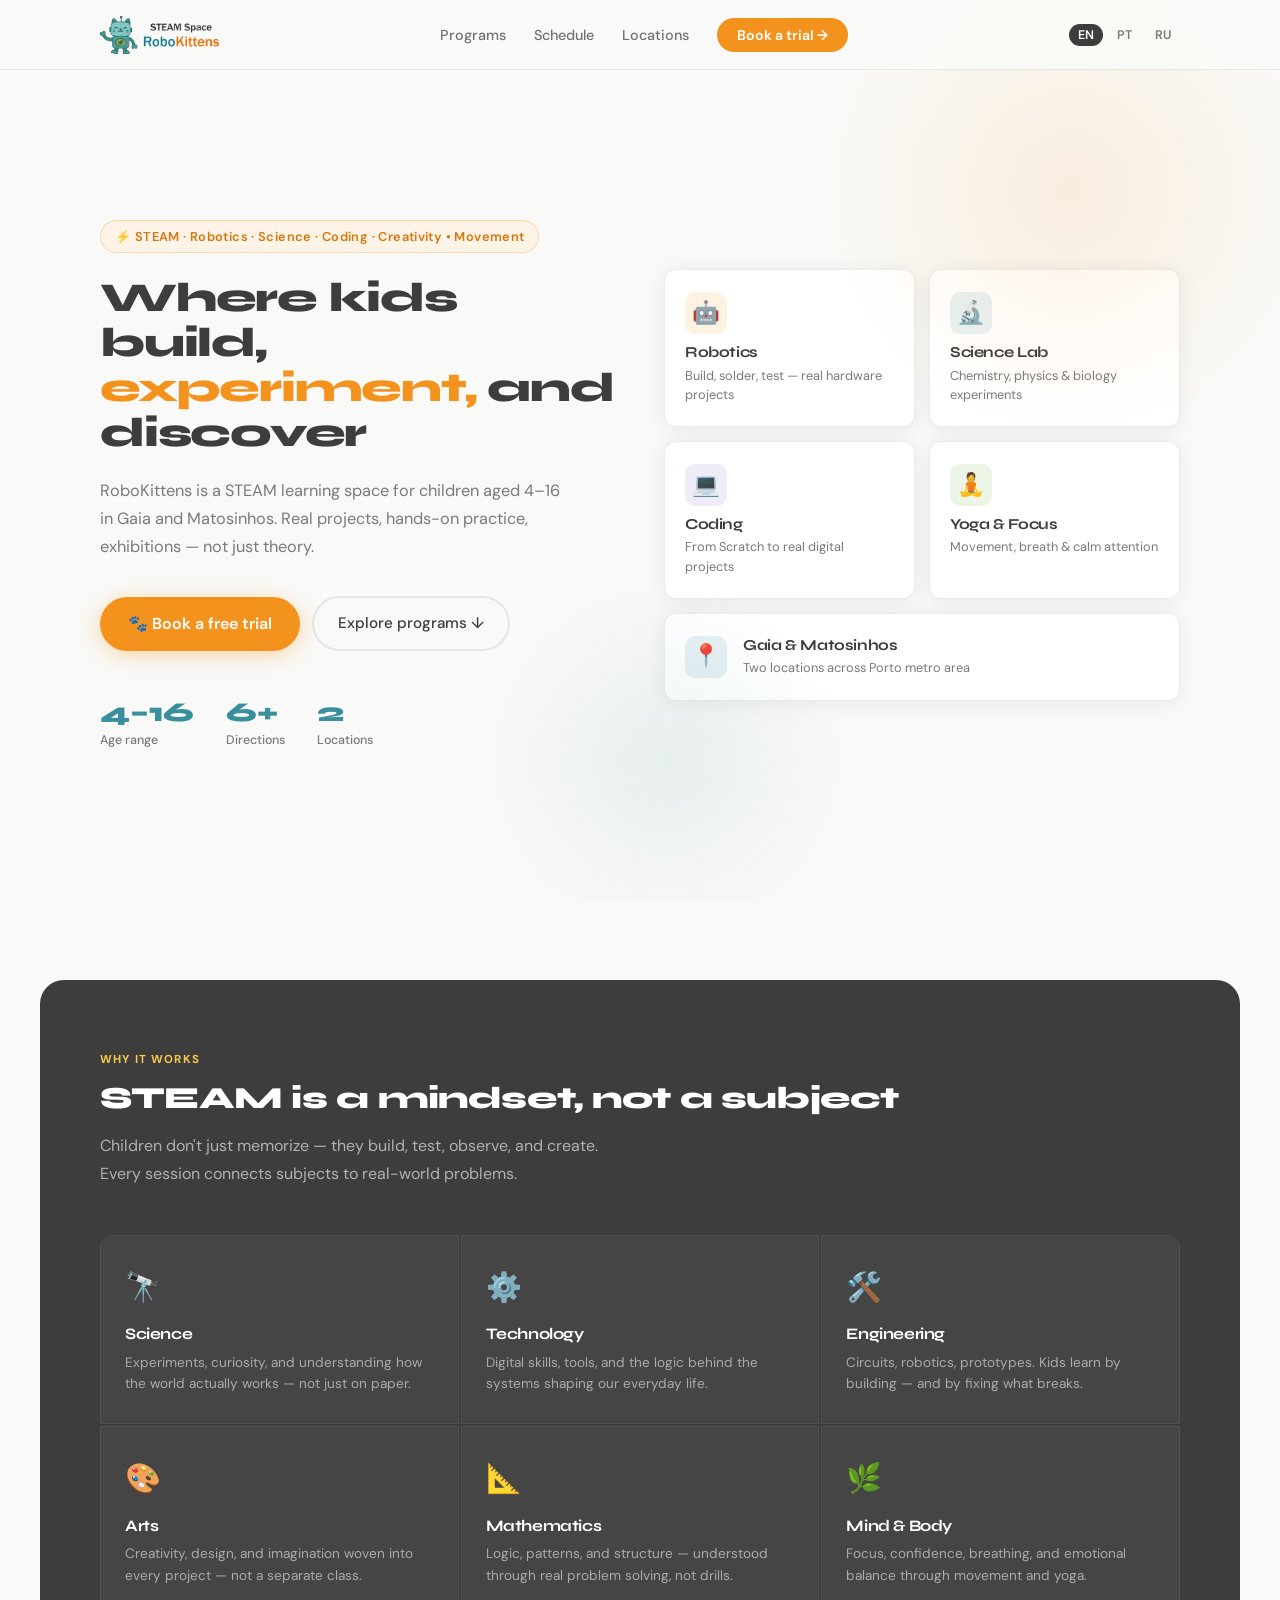
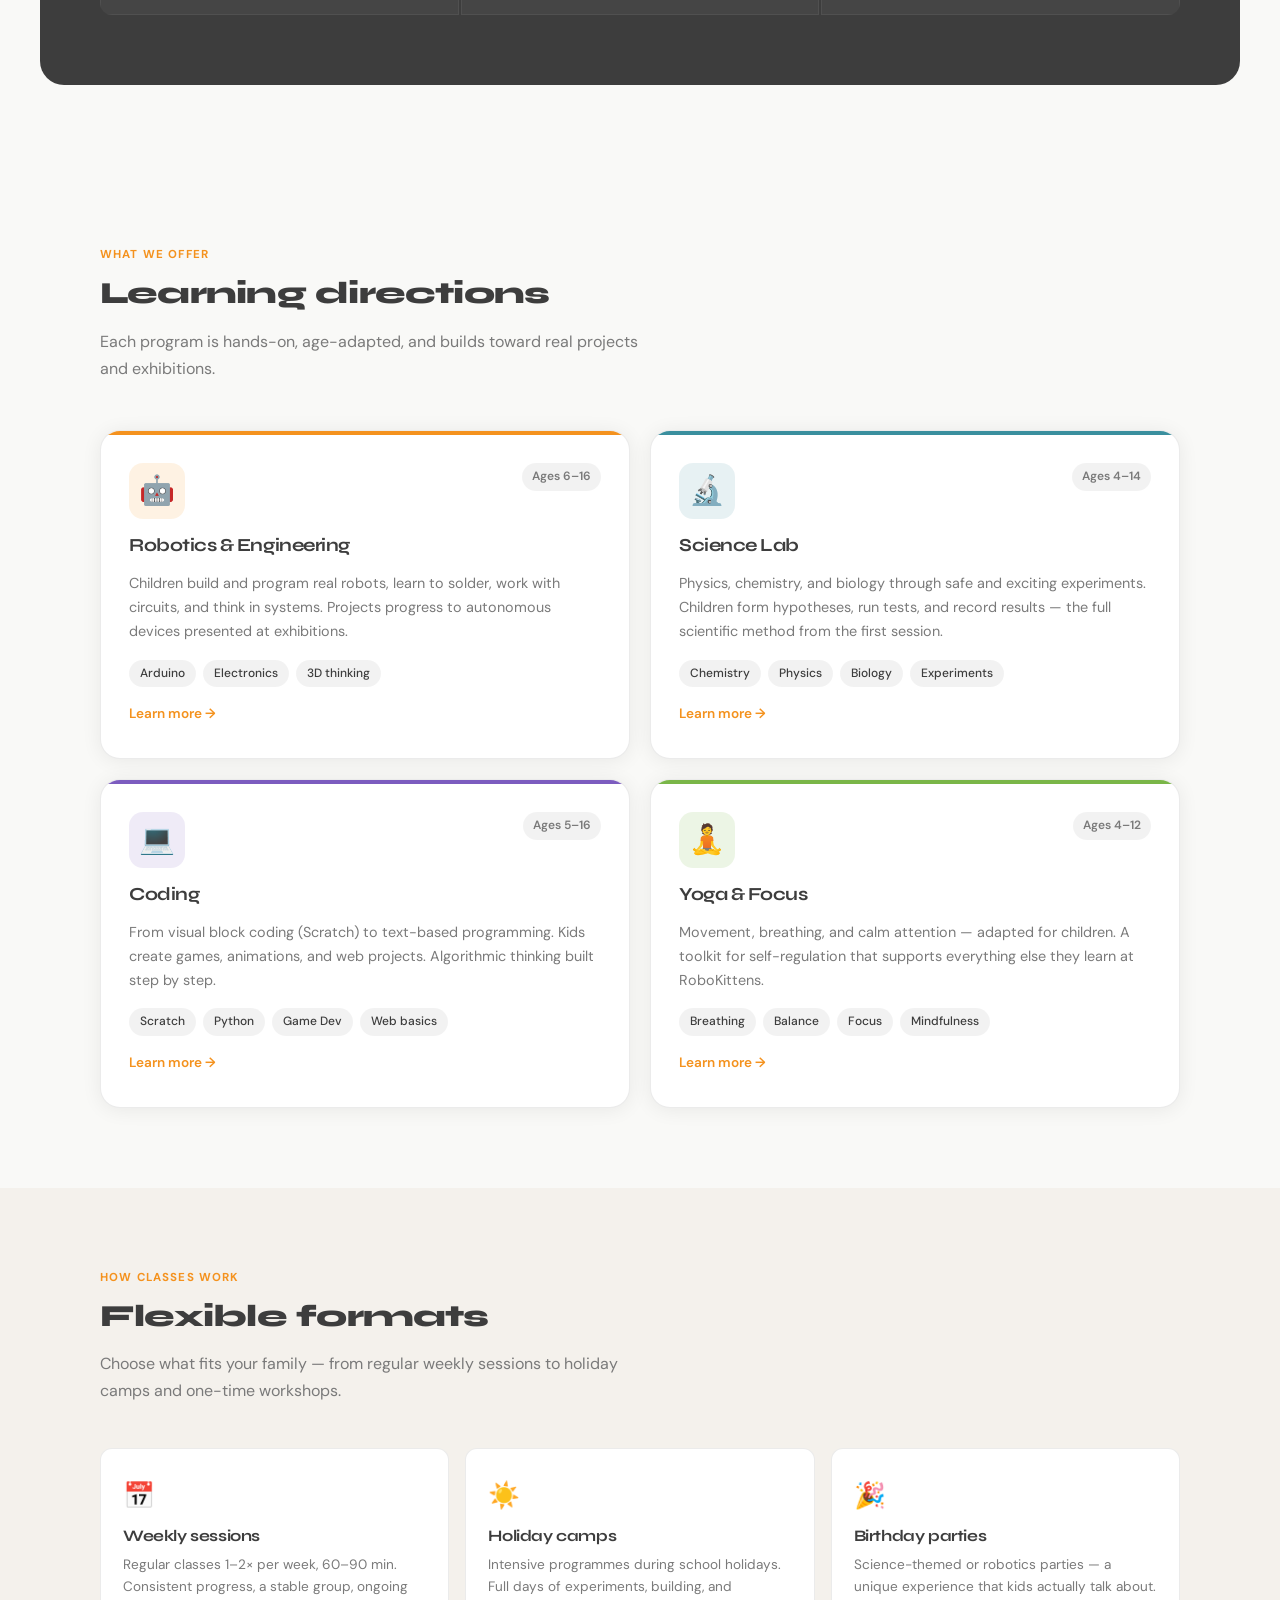
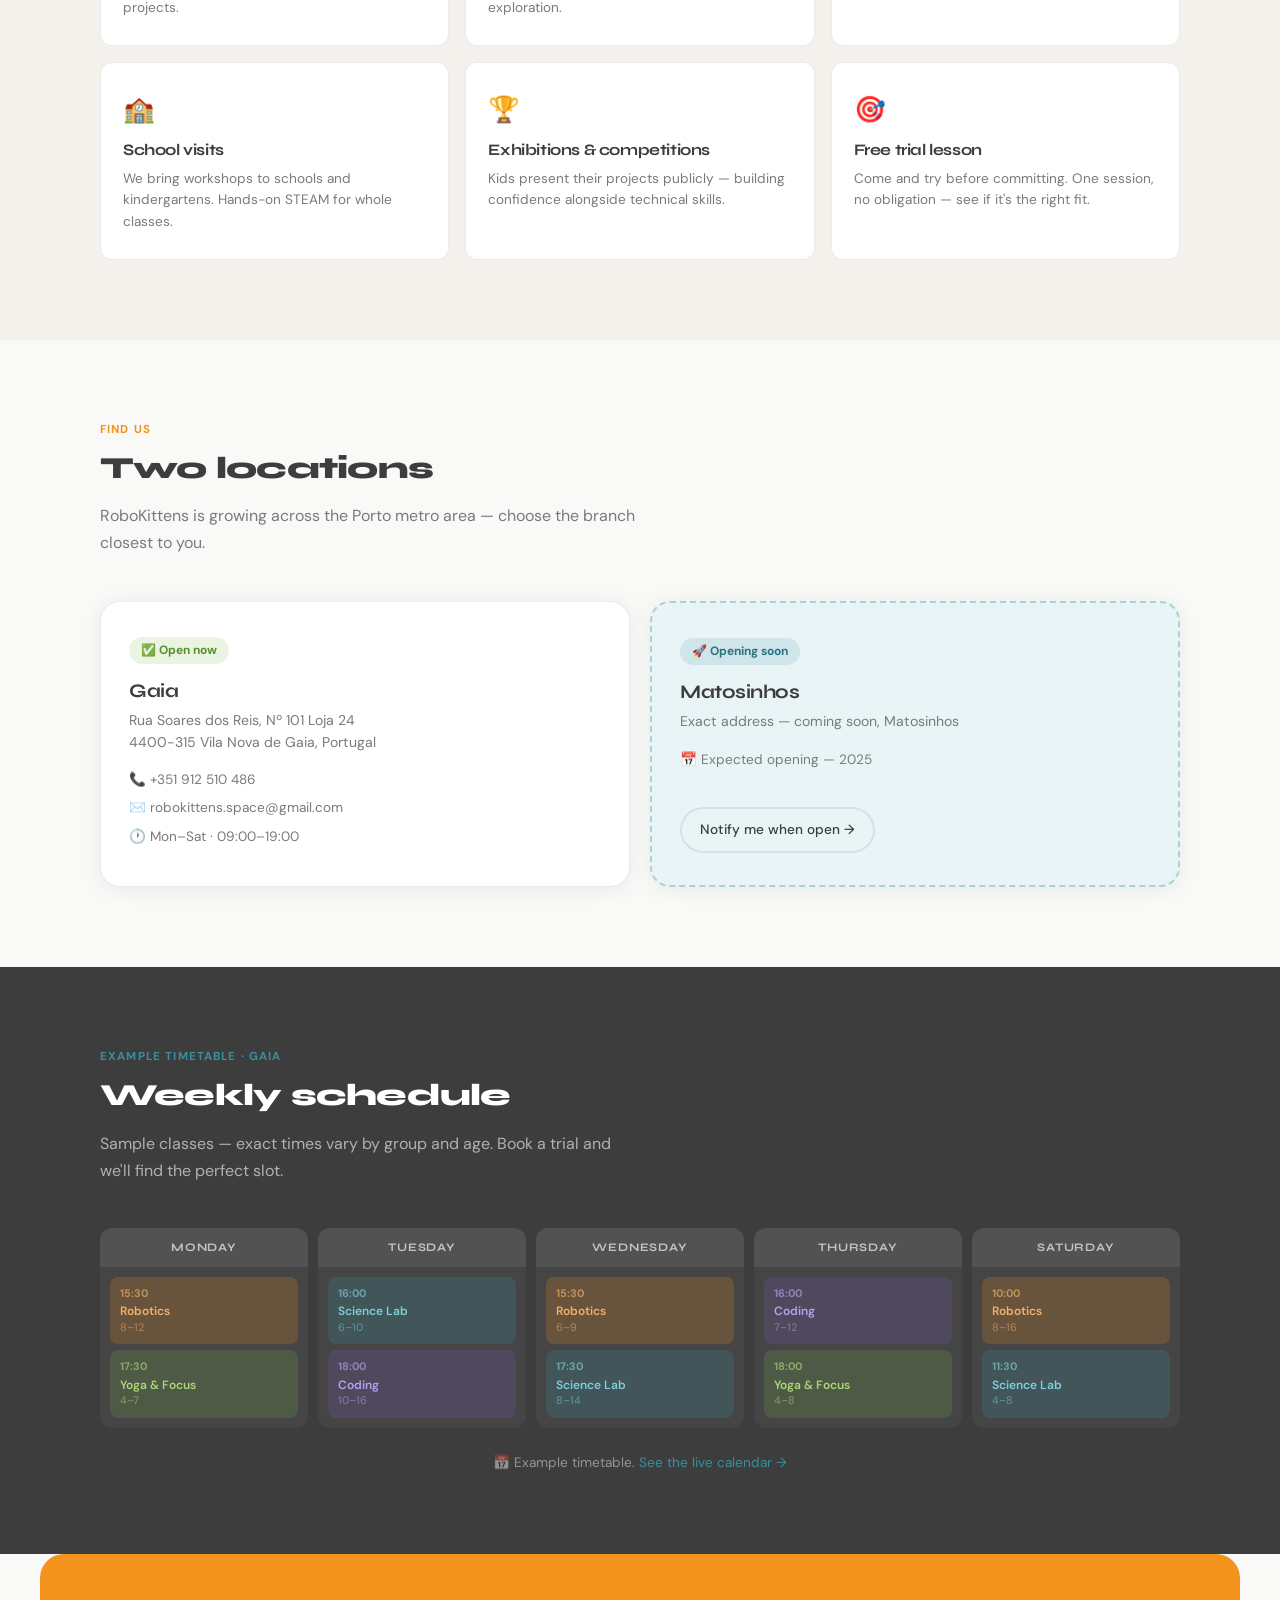
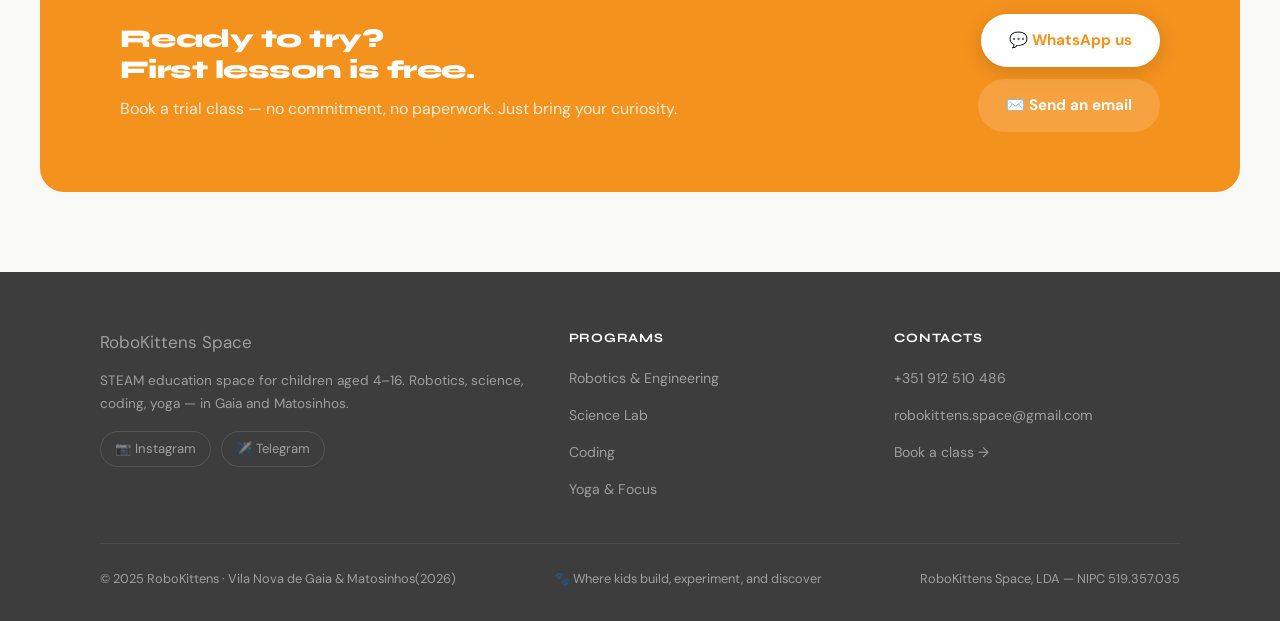
<file: index.html>
<!DOCTYPE html>
<html lang="en">
<head>
  <!-- Google tag (gtag.js) -->
  <script async src="https://www.googletagmanager.com/gtag/js?id=G-44Y69THMG3"></script>
  <script>
    window.dataLayer = window.dataLayer || [];
    function gtag(){dataLayer.push(arguments);}
    gtag('js', new Date());
  
    gtag('config', 'G-44Y69THMG3');
  </script>
  
  <meta charset="UTF-8" />
  <meta name="viewport" content="width=device-width, initial-scale=1.0" />
  <title>RoboKittens — STEAM Space in Gaia &amp; Matosinhos</title>
  <meta name="description" content="Robotics, science, coding, and yoga for kids aged 4–16 in Vila Nova de Gaia and Matosinhos." />
  <link rel="icon" href="logo.png" />
  <link rel="preconnect" href="https://fonts.googleapis.com" />
  <link href="https://fonts.googleapis.com/css2?family=Syne:wght@400;600;700;800&family=DM+Sans:wght@300;400;500&display=swap" rel="stylesheet" />
  <link rel="stylesheet" href="assets/css/styles.css" />
</head>
<body>

<!-- ═══════════════════════════════════════════════════════
     NAV
════════════════════════════════════════════════════════ -->
<nav>
  <div class="nav-inner">

    <a class="nav-logo" href="/">
      <img src="logo.png" alt="RoboKittens" />
    </a>

    <ul class="nav-links">
      <li><a href="#programs"  data-i18n="nav.programs">Programs</a></li>
      <li><a href="#schedule"  data-i18n="nav.schedule">Schedule</a></li>
      <li><a href="#locations" data-i18n="nav.locations">Locations</a></li>
      <li><a href="https://wa.me/351912510486" class="btn-cta" data-i18n="nav.book">Book a trial →</a></li>
    </ul>

    <div class="nav-lang">
      <button data-lang="en" onclick="setLang('en')" class="active">EN</button>
      <button data-lang="pt" onclick="setLang('pt')">PT</button>
      <button data-lang="ru" onclick="setLang('ru')">RU</button>
    </div>

  </div>
</nav>


<!-- ═══════════════════════════════════════════════════════
     HERO
════════════════════════════════════════════════════════ -->
<section class="hero">
  <div class="hero-inner">

    <!-- Left: text -->
    <div class="hero-text">
      <div class="hero-badge" data-i18n="hero.badge">
        ⚡ STEAM · Robotics · Science · Coding · Creativity • Movement
      </div>

      <h1 data-i18n-html="hero.title">
        Where kids build, <em>experiment,</em> and discover
      </h1>

      <p class="hero-sub" data-i18n="hero.subtitle">
        RoboKittens is a STEAM learning space for children aged 4–16 in Gaia and Matosinhos.
        Real projects, hands-on practice, exhibitions — not just theory.
      </p>

      <div class="hero-cta">
        <a href="https://wa.me/351912510486" class="btn-primary" data-i18n="hero.btnMain">🐾 Book a free trial</a>
        <a href="#programs" class="btn-secondary" data-i18n="hero.btnExplore">Explore programs ↓</a>
      </div>

      <div class="hero-stats">
        <div class="stat">
          <span class="stat-num">4–16</span>
          <span class="stat-label" data-i18n="hero.statsAges">Age range</span>
        </div>
        <div class="stat">
          <span class="stat-num">6+</span>
          <span class="stat-label" data-i18n="hero.statsDirs">Directions</span>
        </div>
        <div class="stat">
          <span class="stat-num">2</span>
          <span class="stat-label" data-i18n="hero.statsLocs">Locations</span>
        </div>
      </div>
    </div>

    <!-- Right: decorative cards -->
    <div class="hero-visual">
      <div class="card-stack">
        <a href="#programs" class="prog-card">
          <div class="prog-icon ic-orange">🤖</div>
          <h3>Robotics</h3>
          <p>Build, solder, test — real hardware projects</p>
        </a>
        <a href="#programs" class="prog-card">
          <div class="prog-icon ic-teal">🔬</div>
          <h3>Science Lab</h3>
          <p>Chemistry, physics &amp; biology experiments</p>
        </a>
        <a href="#programs" class="prog-card">
          <div class="prog-icon ic-purple">💻</div>
          <h3>Coding</h3>
          <p>From Scratch to real digital projects</p>
        </a>
        <a href="#programs" class="prog-card">
          <div class="prog-icon ic-green">🧘</div>
          <h3>Yoga &amp; Focus</h3>
          <p>Movement, breath &amp; calm attention</p>
        </a>
        <div class="prog-card wide">
          <div class="prog-icon ic-teal" style="margin-bottom:0">📍</div>
          <div>
            <h3>Gaia &amp; Matosinhos</h3>
            <p>Two locations across Porto metro area</p>
          </div>
        </div>
      </div>
    </div>

  </div>
</section>


<!-- ═══════════════════════════════════════════════════════
     STEAM
════════════════════════════════════════════════════════ -->
<div class="steam-outer">
  <div class="steam-wrap">
    <div class="steam-inner">
      <p class="sec-tag"   data-i18n="steam.tag">Why it works</p>
      <h2 class="sec-title" data-i18n="steam.title">STEAM is a mindset, not a subject</h2>
      <p class="sec-sub"   data-i18n="steam.subtitle">
        Children don't just memorize — they build, test, observe, and create.
        Every session connects subjects to real-world problems.
      </p>

      <div class="steam-grid">
        <div class="steam-item">
          <div class="s-icon">🔭</div>
          <h3 data-i18n="steam.science">Science</h3>
          <p data-i18n="steam.sciTxt">Experiments, curiosity, and understanding how the world actually works — not just on paper.</p>
        </div>
        <div class="steam-item">
          <div class="s-icon">⚙️</div>
          <h3 data-i18n="steam.tech">Technology</h3>
          <p data-i18n="steam.techTxt">Digital skills, tools, and the logic behind the systems shaping our everyday life.</p>
        </div>
        <div class="steam-item">
          <div class="s-icon">🛠️</div>
          <h3 data-i18n="steam.eng">Engineering</h3>
          <p data-i18n="steam.engTxt">Circuits, robotics, prototypes. Kids learn by building — and by fixing what breaks.</p>
        </div>
        <div class="steam-item">
          <div class="s-icon">🎨</div>
          <h3 data-i18n="steam.arts">Arts</h3>
          <p data-i18n="steam.artsTxt">Creativity, design, and imagination woven into every project — not a separate class.</p>
        </div>
        <div class="steam-item">
          <div class="s-icon">📐</div>
          <h3 data-i18n="steam.math">Mathematics</h3>
          <p data-i18n="steam.mathTxt">Logic, patterns, and structure — understood through real problem solving, not drills.</p>
        </div>
        <div class="steam-item">
          <div class="s-icon">🌿</div>
          <h3 data-i18n="steam.mind">Mind &amp; Body</h3>
          <p data-i18n="steam.mindTxt">Focus, confidence, breathing, and emotional balance through movement and yoga.</p>
        </div>
      </div>
    </div>
  </div>
</div>


<!-- ═══════════════════════════════════════════════════════
     PROGRAMS
════════════════════════════════════════════════════════ -->
<section class="sec" id="programs">
  <div class="wrap">
    <p class="sec-tag"    data-i18n="programs.tag">What we offer</p>
    <h2 class="sec-title" data-i18n="programs.title">Learning directions</h2>
    <p class="sec-sub"    data-i18n="programs.subtitle">
      Each program is hands-on, age-adapted, and builds toward real projects and exhibitions.
    </p>

    <div class="programs-grid">

      <a class="program-card c-orange" href="programs/robotics.html">
        <div class="p-top">
          <div class="p-icon ic-orange">🤖</div>
          <span class="age-tag" data-i18n="programs.robAge">Ages 6–16</span>
        </div>
        <h3 data-i18n="programs.robTitle">Robotics &amp; Engineering</h3>
        <p data-i18n="programs.robText">Children build and program real robots, learn to solder, work with circuits, and think in systems. Projects progress to autonomous devices presented at exhibitions.</p>
        <div class="prog-tags">
          <span class="prog-tag">Arduino</span>
    <!--      <span class="prog-tag">LEGO Technic</span> -->
          <span class="prog-tag">Electronics</span>
          <span class="prog-tag">3D thinking</span>
        </div>
        <span class="prog-link" data-i18n="programs.learnMore">Learn more →</span>
      </a>

      <a class="program-card c-teal" href="programs/science.html">
        <div class="p-top">
          <div class="p-icon ic-teal">🔬</div>
          <span class="age-tag" data-i18n="programs.sciAge">Ages 4–14</span>
        </div>
        <h3 data-i18n="programs.sciTitle">Science Lab</h3>
        <p data-i18n="programs.sciText">Physics, chemistry, and biology through safe and exciting experiments. Children form hypotheses, run tests, and record results — the full scientific method from the first session.</p>
        <div class="prog-tags">
          <span class="prog-tag">Chemistry</span>
          <span class="prog-tag">Physics</span>
          <span class="prog-tag">Biology</span>
          <span class="prog-tag">Experiments</span>
        </div>
        <span class="prog-link" data-i18n="programs.learnMore">Learn more →</span>
      </a>

      <a class="program-card c-purple" href="programs/coding.html">
        <div class="p-top">
          <div class="p-icon ic-purple">💻</div>
          <span class="age-tag" data-i18n="programs.codAge">Ages 5–16</span>
        </div>
        <h3 data-i18n="programs.codTitle">Coding</h3>
        <p data-i18n="programs.codText">From visual block coding (Scratch) to text-based programming. Kids create games, animations, and web projects. Algorithmic thinking built step by step.</p>
        <div class="prog-tags">
          <span class="prog-tag">Scratch</span>
          <span class="prog-tag">Python</span>
          <span class="prog-tag">Game Dev</span>
          <span class="prog-tag">Web basics</span>
        </div>
        <span class="prog-link" data-i18n="programs.learnMore">Learn more →</span>
      </a>

      <a class="program-card c-green" href="programs/yoga.html">
        <div class="p-top">
          <div class="p-icon ic-green">🧘</div>
          <span class="age-tag" data-i18n="programs.yogAge">Ages 4–12</span>
        </div>
        <h3 data-i18n="programs.yogTitle">Yoga &amp; Focus</h3>
        <p data-i18n="programs.yogText">Movement, breathing, and calm attention — adapted for children. A toolkit for self-regulation that supports everything else they learn at RoboKittens.</p>
        <div class="prog-tags">
          <span class="prog-tag">Breathing</span>
          <span class="prog-tag">Balance</span>
          <span class="prog-tag">Focus</span>
          <span class="prog-tag">Mindfulness</span>
        </div>
        <span class="prog-link" data-i18n="programs.learnMore">Learn more →</span>
      </a>

    </div>
  </div>
</section>


<!-- ═══════════════════════════════════════════════════════
     FORMATS
════════════════════════════════════════════════════════ -->
<section class="sec formats-bg" id="formats">
  <div class="wrap">
    <p class="sec-tag"    data-i18n="formats.tag">How classes work</p>
    <h2 class="sec-title" data-i18n="formats.title">Flexible formats</h2>
    <p class="sec-sub"    data-i18n="formats.subtitle">
      Choose what fits your family — from regular weekly sessions to holiday camps and one-time workshops.
    </p>

    <div class="formats-grid">
      <div class="format-card"><div class="fi">📅</div><h3 data-i18n="formats.weeklyTitle">Weekly sessions</h3><p data-i18n="formats.weeklyText">Regular classes 1–2× per week, 60–90 min. Consistent progress, a stable group, ongoing projects.</p></div>
      <div class="format-card"><div class="fi">☀️</div><h3 data-i18n="formats.campsTitle">Holiday camps</h3><p data-i18n="formats.campsText">Intensive programmes during school holidays. Full days of experiments, building, and exploration.</p></div>
      <div class="format-card"><div class="fi">🎉</div><h3 data-i18n="formats.bdayTitle">Birthday parties</h3><p data-i18n="formats.bdayText">Science-themed or robotics parties — a unique experience that kids actually talk about.</p></div>
      <div class="format-card"><div class="fi">🏫</div><h3 data-i18n="formats.schoolTitle">School visits</h3><p data-i18n="formats.schoolText">We bring workshops to schools and kindergartens. Hands-on STEAM for whole classes.</p></div>
      <div class="format-card"><div class="fi">🏆</div><h3 data-i18n="formats.expoTitle">Exhibitions &amp; competitions</h3><p data-i18n="formats.expoText">Kids present their projects publicly — building confidence alongside technical skills.</p></div>
      <div class="format-card"><div class="fi">🎯</div><h3 data-i18n="formats.trialTitle">Free trial lesson</h3><p data-i18n="formats.trialText">Come and try before committing. One session, no obligation — see if it's the right fit.</p></div>
    </div>
  </div>
</section>


<!-- ═══════════════════════════════════════════════════════
     LOCATIONS
════════════════════════════════════════════════════════ -->
<section class="sec" id="locations">
  <div class="wrap">
    <p class="sec-tag"    data-i18n="locations.tag">Find us</p>
    <h2 class="sec-title" data-i18n="locations.title">Two locations</h2>
    <p class="sec-sub"    data-i18n="locations.subtitle">
      RoboKittens is growing across the Porto metro area — choose the branch closest to you.
    </p>

    <div class="locations-grid">

      <div class="loc-card">
        <span class="loc-badge open" data-i18n="locations.openBadge">✅ Open now</span>
        <h3>Gaia</h3>
        <address>Rua Soares dos Reis, Nº 101 Loja 24<br/>4400-315 Vila Nova de Gaia, Portugal</address>
        <div class="loc-detail">
          <span>📞 <a href="tel:+351912510486">+351 912 510 486</a></span>
          <span>✉️ <a href="mailto:robokittens.space@gmail.com">robokittens.space@gmail.com</a></span>
          <span>🕐 <span data-i18n="locations.hours">Mon–Sat · 09:00–19:00</span></span>
        </div>
      </div>

      <div class="loc-card new-loc">
        <span class="loc-badge coming" data-i18n="locations.comingBadge">🚀 Opening soon</span>
        <h3>Matosinhos</h3>
        <address data-i18n="locations.matAddr">Exact address — coming soon, Matosinhos</address>
        <div class="loc-detail">
          <span>📅 <span data-i18n="locations.matEta">Expected opening — 2025</span></span>
        </div>
        <br/>
        <a href="https://wa.me/351912510486" class="btn-secondary"
           style="margin-top:8px;font-size:.85rem;padding:10px 18px"
           data-i18n="locations.notify">Notify me when open →</a>
      </div>

    </div>
  </div>
</section>


<!-- ═══════════════════════════════════════════════════════
     SCHEDULE
════════════════════════════════════════════════════════ -->
<section class="sec sched-bg" id="schedule">
  <div class="wrap">
    <p class="sec-tag"    data-i18n="schedule.tag">Example timetable · Gaia</p>
    <h2 class="sec-title" data-i18n="schedule.title">Weekly schedule</h2>
    <p class="sec-sub"    data-i18n="schedule.subtitle">
      Sample classes — exact times vary by group and age. Book a trial and we'll find the perfect slot.
    </p>

    <div class="schedule-grid">
      <div class="day-col">
        <div class="day-header" data-i18n="schedule.mon">Monday</div>
        <div class="day-slots">
          <div class="slot s-orange"><span class="slot-time">15:30</span><span class="slot-name" data-i18n="schedule.robotics">Robotics</span><span class="slot-age">8–12</span></div>
          <div class="slot s-green"> <span class="slot-time">17:30</span><span class="slot-name" data-i18n="schedule.yoga">Yoga &amp; Focus</span><span class="slot-age">4–7</span></div>
        </div>
      </div>
      <div class="day-col">
        <div class="day-header" data-i18n="schedule.tue">Tuesday</div>
        <div class="day-slots">
          <div class="slot s-teal">  <span class="slot-time">16:00</span><span class="slot-name" data-i18n="schedule.science">Science Lab</span><span class="slot-age">6–10</span></div>
          <div class="slot s-purple"><span class="slot-time">18:00</span><span class="slot-name" data-i18n="schedule.coding">Coding</span><span class="slot-age">10–16</span></div>
        </div>
      </div>
      <div class="day-col">
        <div class="day-header" data-i18n="schedule.wed">Wednesday</div>
        <div class="day-slots">
          <div class="slot s-orange"><span class="slot-time">15:30</span><span class="slot-name" data-i18n="schedule.robotics">Robotics</span><span class="slot-age">6–9</span></div>
          <div class="slot s-teal">  <span class="slot-time">17:30</span><span class="slot-name" data-i18n="schedule.science">Science Lab</span><span class="slot-age">8–14</span></div>
        </div>
      </div>
      <div class="day-col">
        <div class="day-header" data-i18n="schedule.thu">Thursday</div>
        <div class="day-slots">
          <div class="slot s-purple"><span class="slot-time">16:00</span><span class="slot-name" data-i18n="schedule.coding">Coding</span><span class="slot-age">7–12</span></div>
          <div class="slot s-green"> <span class="slot-time">18:00</span><span class="slot-name" data-i18n="schedule.yoga">Yoga &amp; Focus</span><span class="slot-age">4–8</span></div>
        </div>
      </div>
      <div class="day-col">
        <div class="day-header" data-i18n="schedule.sat">Saturday</div>
        <div class="day-slots">
          <div class="slot s-orange"><span class="slot-time">10:00</span><span class="slot-name" data-i18n="schedule.robotics">Robotics</span><span class="slot-age">8–16</span></div>
          <div class="slot s-teal">  <span class="slot-time">11:30</span><span class="slot-name" data-i18n="schedule.science">Science Lab</span><span class="slot-age">4–8</span></div>
        </div>
      </div>
    </div>

    <p class="sched-note"
       data-i18n-html="schedule.note">📅 Example timetable. <a href="/calendar">See the live calendar →</a></p>
  </div>
</section>


<!-- ═══════════════════════════════════════════════════════
     CTA
════════════════════════════════════════════════════════ -->
<div class="cta-outer">
  <div class="cta-wrap">
    <div class="cta-inner">
      <div>
        <h2 data-i18n-html="cta.title">Ready to try?<br/>First lesson is free.</h2>
        <p data-i18n="cta.subtitle">Book a trial class — no commitment, no paperwork. Just bring your curiosity.</p>
      </div>
      <div class="cta-btns">
        <a href="https://wa.me/351912510486" class="btn-white" data-i18n="cta.wa">💬 WhatsApp us</a>
        <a href="mailto:robokittens.space@gmail.com" class="btn-white ghost" data-i18n="cta.email">✉️ Send an email</a>
      </div>
    </div>
  </div>
</div>


<!-- ═══════════════════════════════════════════════════════
     FOOTER
════════════════════════════════════════════════════════ -->
<footer>
  <div class="footer-inner">
    <div class="footer-top">

      <div>
        <div class="footer-logo">
          <p>RoboKittens Space</p>
         <!-- <img src="logo.png" alt="RoboKittens" />
          -->
        </div>
        <p class="f-desc" data-i18n="footer.tagline">
          STEAM education space for children aged 4–16.
          Robotics, science, coding, yoga — in Gaia and Matosinhos.
        </p>
        <div class="social-links">
          <a class="social-link" href="https://www.instagram.com/robokittens.space">📷 Instagram</a>
          <a class="social-link" href="https://t.me/RoboKittens">✈️ Telegram</a>
        </div>
      </div>

      <div class="footer-col">
        <h4 data-i18n="footer.programs">Programs</h4>
        <ul class="footer-links">
          <li><a href="programs/robotics.html" data-i18n="footer.robotics">Robotics &amp; Engineering</a></li>
          <li><a href="programs/science.html"  data-i18n="footer.science">Science Lab</a></li>
          <li><a href="programs/coding.html"   data-i18n="footer.coding">Coding</a></li>
          <li><a href="programs/yoga.html"     data-i18n="footer.yoga">Yoga &amp; Focus</a></li>
        </ul>
      </div>

      <div class="footer-col">
        <h4 data-i18n="footer.contacts">Contacts</h4>
        <ul class="footer-links">
          <li><a href="tel:+351912510486">+351 912 510 486</a></li>
          <li><a href="mailto:robokittens.space@gmail.com">robokittens.space@gmail.com</a></li>
          <li><a href="/calendar" data-i18n="footer.book">Book a class →</a></li>
        </ul>
      </div>

    </div>
  
    <div class="footer-bottom">
      <span data-i18n="footer.copyright">© 2025 RoboKittens · Vila Nova de Gaia &amp; Matosinhos(2026)</span>
      <span data-i18n="footer.slogan">🐾 Where kids build, experiment, and discover</span>
      <p>RoboKittens Space, LDA — NIPC 519.357.035</p>
    </div>
  </div>
</footer>

<script src="assets/js/main.js"></script>
<!-- ☀️ ЛЕТНИЕ КНОПКИ — два floating button'а с переключением языка -->
<!-- Вставить прямо перед закрывающим тегом </body> в index.html -->
<style>
  .fab-group {
    position: fixed;
    bottom: 1.75rem;
    right: 1.75rem;
    z-index: 9999;
    display: flex;
    flex-direction: column;
    align-items: flex-end;
    gap: 0.6rem;
  }
  .fab-summer {
    display: flex; align-items: center; gap: 0.45rem;
    background: linear-gradient(135deg, #FFB800, #FF8C00);
    color: #1C1C2E;
    font-family: 'Unbounded', 'Inter', sans-serif;
    font-weight: 800; font-size: 0.82rem;
    padding: 0.7rem 1.3rem; border-radius: 3rem;
    border: none; cursor: pointer; text-decoration: none;
    box-shadow: 0 4px 18px rgba(255,184,0,0.5);
    animation: fab-pulse-sun 3s ease-in-out infinite;
    transition: transform .15s, box-shadow .15s;
    letter-spacing: 0.05em; white-space: nowrap;
  }
  .fab-summer:hover { transform: translateY(-3px) scale(1.04); box-shadow: 0 8px 28px rgba(255,184,0,0.65); animation: none; }
  .fab-summer .fab-icon { font-size: 1.15rem; animation: fab-spin 10s linear infinite; display: inline-block; }
  .fab-teen {
    display: flex; align-items: center; gap: 0.45rem;
    background: linear-gradient(135deg, #FF2D78, #B8005A);
    color: #fff;
    font-family: 'Unbounded', 'Inter', sans-serif;
    font-weight: 800; font-size: 0.75rem;
    padding: 0.7rem 1.3rem; border-radius: 3rem;
    border: none; cursor: pointer; text-decoration: none;
    box-shadow: 0 4px 18px rgba(255,45,120,0.45);
    animation: fab-pulse-teen 3s ease-in-out infinite 1.5s;
    transition: transform .15s, box-shadow .15s;
    letter-spacing: 0.03em; white-space: nowrap;
  }
  .fab-teen:hover { transform: translateY(-3px) scale(1.04); box-shadow: 0 8px 28px rgba(255,45,120,0.65); animation: none; }
  @keyframes fab-spin { to { transform: rotate(360deg); } }
  @keyframes fab-pulse-sun {
    0%,100% { box-shadow: 0 4px 18px rgba(255,184,0,0.5); }
    50% { box-shadow: 0 6px 26px rgba(255,184,0,0.8); }
  }
  @keyframes fab-pulse-teen {
    0%,100% { box-shadow: 0 4px 18px rgba(255,45,120,0.45); }
    50% { box-shadow: 0 6px 26px rgba(255,45,120,0.7); }
  }
  @media (max-width: 480px) {
    .fab-group { bottom: 1rem; right: 1rem; gap: 0.5rem; }
    .fab-summer, .fab-teen { font-size: 0.72rem; padding: 0.6rem 1rem; }
  }
</style>
<!--
<div class="fab-group">
  <a class="fab-teen" id="fab-teen-link" href="/teen-club.html">
    <span>🔥</span>
    <span id="fab-teen-label">TEEN CLUB 12+</span>
  </a>
  <a class="fab-summer" id="fab-summer-link" href="/summer.html">
    <span class="fab-icon">☀️</span>
    <span id="fab-summer-label">SUMMER CAMP</span>
  </a>
</div>
-->
<script>
(function() {
  // Тексты кнопок на трёх языках
  var FAB_LABELS = {
    en: { summer: 'SUMMER CAMP', teen: 'TEEN CLUB 12+' },
    ru: { summer: 'ЛЕТНИЙ ЛАГЕРЬ', teen: 'КЛУБ 12+' },
    pt: { summer: 'CAMPO DE VERÃO', teen: 'CLUBE 12+' }
  };

  function updateFabLang(lang) {
    var l = FAB_LABELS[lang] || FAB_LABELS['en'];
    var sl = document.getElementById('fab-summer-label');
    var tl = document.getElementById('fab-teen-label');
    if (sl) sl.textContent = l.summer;
    if (tl) tl.textContent = l.teen;
  }

  // Читаем язык из localStorage (там его сохраняют страницы сайта)
  // и слушаем кастомное событие если сайт переключает язык динамически
  var saved = localStorage.getItem('rk_lang') || 'en';
  updateFabLang(saved);

  // Если на сайте есть переключатель языка — перехватываем его
  // Ищем кнопки с data-lang или onclick="setLang(...)"
  document.addEventListener('DOMContentLoaded', function() {
    // Попытка 1: кнопки с data-lang атрибутом
    document.querySelectorAll('[data-lang-btn]').forEach(function(btn) {
      btn.addEventListener('click', function() {
        updateFabLang(this.getAttribute('data-lang-btn'));
      });
    });

    // Попытка 2: патчим глобальную функцию setLang если она есть
    if (typeof window.setLang === 'function') {
      var _orig = window.setLang;
      window.setLang = function(lang) {
        _orig(lang);
        localStorage.setItem('rk_lang', lang);
        updateFabLang(lang);
      };
    }

    // Попытка 3: MutationObserver — следим за атрибутом data-lang на <html>
    var observer = new MutationObserver(function(mutations) {
      mutations.forEach(function(m) {
        if (m.attributeName === 'data-lang') {
          var lang = document.documentElement.getAttribute('data-lang') || 'en';
          localStorage.setItem('rk_lang', lang);
          updateFabLang(lang);
        }
      });
    });
    observer.observe(document.documentElement, { attributes: true });
  });
})();
</script>
<!-- /летние кнопки -->
 
</body>
</html>
</file>
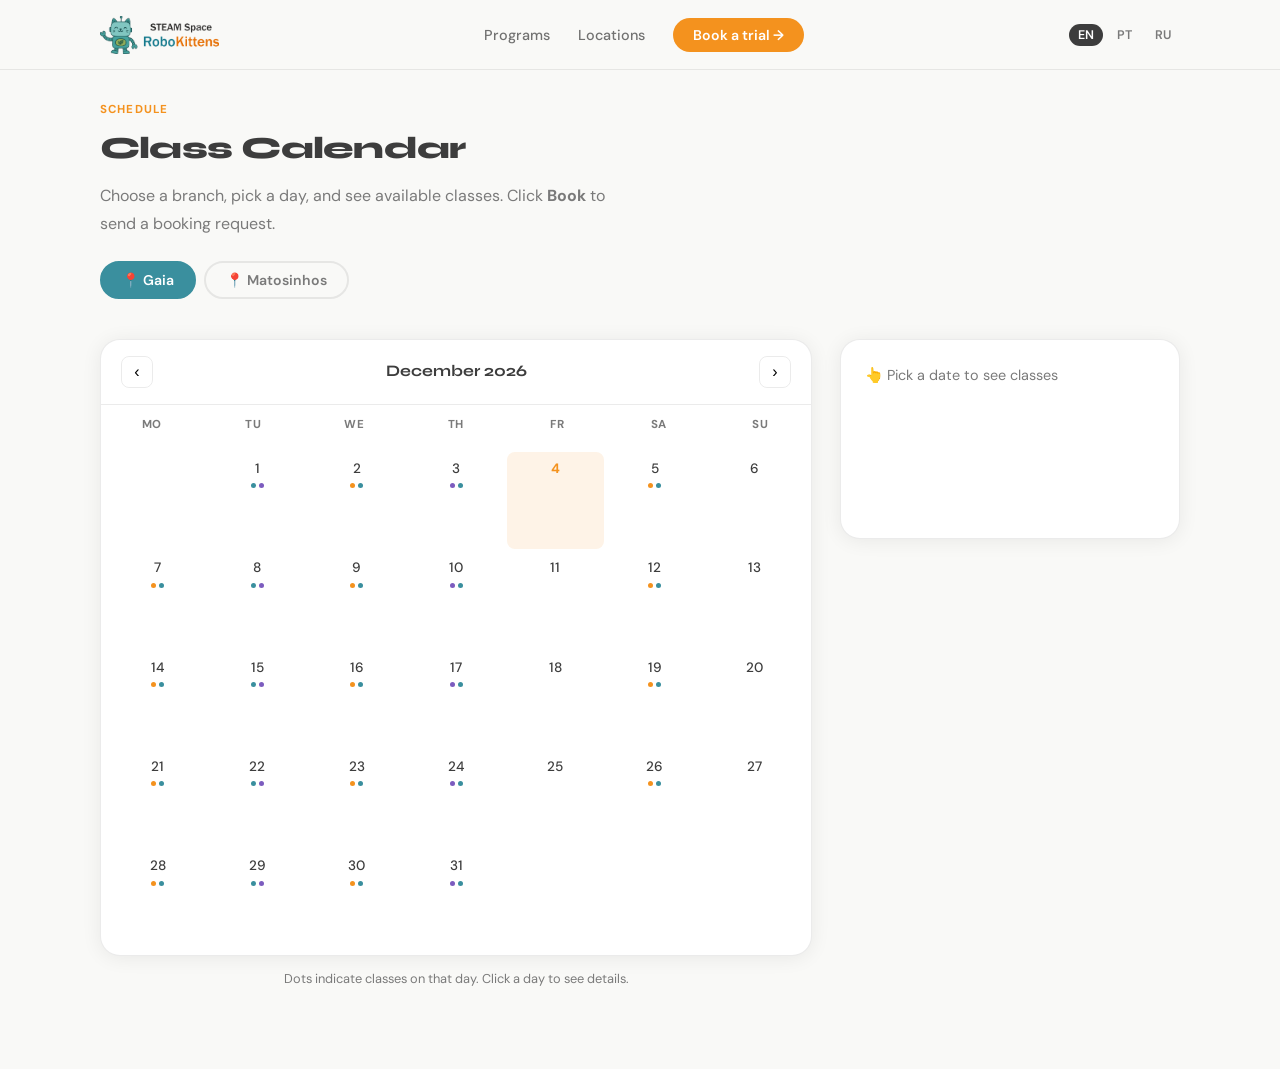
<file: calendar.html>
<!DOCTYPE html>
<html lang="en">
<head>
  <meta charset="UTF-8" />
  <meta name="viewport" content="width=device-width, initial-scale=1.0" />
  <title>RoboKittens — Calendar</title>
  <meta name="description" content="View RoboKittens class schedule and book a spot." />
  <link rel="icon" href="logo.png" />
  <link rel="preconnect" href="https://fonts.googleapis.com" />
  <link href="https://fonts.googleapis.com/css2?family=Syne:wght@400;600;700;800&family=DM+Sans:wght@300;400;500&display=swap" rel="stylesheet" />
  <link rel="stylesheet" href="assets/css/styles.css" />
</head>
<body>

<!-- NAV -->
<nav>
  <div class="nav-inner">
    <a class="nav-logo" href="/"><img src="logo.png" alt="RoboKittens" /></a>
    <ul class="nav-links">
      <li><a href="/#programs">Programs</a></li>
      <li><a href="/#locations">Locations</a></li>
      <li><a href="https://wa.me/351912510486" class="btn-cta">Book a trial →</a></li>
    </ul>
    <div class="nav-lang">
      <button data-lang="en" onclick="setLang('en')" class="active">EN</button>
      <button data-lang="pt" onclick="setLang('pt')">PT</button>
      <button data-lang="ru" onclick="setLang('ru')">RU</button>
    </div>
  </div>
</nav>

<!-- CALENDAR PAGE -->
<section class="cal-page">
  <div class="wrap">
    <p class="sec-tag">Schedule</p>
    <h2 class="sec-title">Class Calendar</h2>
    <p class="sec-sub" style="margin-bottom:0">
      Choose a branch, pick a day, and see available classes.
      Click <strong>Book</strong> to send a booking request.
    </p>

    <!-- Branch selector -->
    <div class="branch-tabs" style="margin-top:24px">
      <button class="branch-tab active" data-branch="gaia"       onclick="switchBranch('gaia')">📍 Gaia</button>
      <button class="branch-tab"        data-branch="matosinhos" onclick="switchBranch('matosinhos')">📍 Matosinhos</button>
    </div>

    <div class="cal-layout">

      <!-- Calendar grid -->
      <div>
        <div class="cal-panel">
          <div class="cal-head">
            <button class="cal-nav" id="cal-prev" onclick="shiftMonth(-1)">‹</button>
            <span   class="cal-month" id="cal-month-label"></span>
            <button class="cal-nav" id="cal-next" onclick="shiftMonth(1)">›</button>
          </div>
          <div class="cal-wdays">
            <div class="cal-wday">Mo</div>
            <div class="cal-wday">Tu</div>
            <div class="cal-wday">We</div>
            <div class="cal-wday">Th</div>
            <div class="cal-wday">Fr</div>
            <div class="cal-wday">Sa</div>
            <div class="cal-wday">Su</div>
          </div>
          <div class="cal-grid" id="cal-grid"></div>
        </div>

        <p style="font-size:.8rem;color:var(--muted);margin-top:12px;text-align:center">
          Dots indicate classes on that day. Click a day to see details.
        </p>
      </div>

      <!-- Day panel -->
      <div class="day-panel" id="day-panel">
        <p class="day-empty" style="color:var(--muted);font-size:.9rem">
          👆 Pick a date to see classes
        </p>
      </div>

    </div>
  </div>
</section>


<!-- BOOKING MODAL -->
<div class="modal-backdrop" id="modal" onclick="closeModal(event)">
  <div class="modal">
    <button class="modal-close" onclick="closeModal()">×</button>
    <h3 id="modal-title">Book a class</h3>
    <p class="modal-sub" id="modal-sub"></p>

    <div class="form-group">
      <label for="f-parent">Parent name *</label>
      <input type="text" id="f-parent" placeholder="Your name" />
    </div>
    <div class="form-group">
      <label for="f-child">Child's name &amp; age *</label>
      <input type="text" id="f-child" placeholder="e.g. Sofia, 8 years" />
    </div>
    <div class="form-group">
      <label for="f-phone">Phone / WhatsApp *</label>
      <input type="tel" id="f-phone" placeholder="+351 ..." />
    </div>
    <div class="form-group">
      <label for="f-email">Email</label>
      <input type="email" id="f-email" placeholder="optional" />
    </div>
    <div class="form-group">
      <label for="f-notes">Notes</label>
      <textarea id="f-notes" placeholder="Any questions or special notes…"></textarea>
    </div>

    <p class="form-note">
      This is a booking request. We'll confirm your spot via WhatsApp or email within 24 hours.
    </p>

    <button class="btn-primary btn-submit" onclick="submitBooking()">Send booking request →</button>
  </div>
</div>


<script src="assets/js/main.js"></script>
<script>
/* ── Calendar logic ──────────────────────────────────────── */

let scheduleData = null;
let currentBranch = 'gaia';
let currentYear   = new Date().getFullYear();
let currentMonth  = new Date().getMonth();
let selectedDay   = null;
let pendingBooking = null;

const MONTH_NAMES = [
  'January','February','March','April','May','June',
  'July','August','September','October','November','December'
];

const COLOR_MAP = { orange:'dot-orange', teal:'dot-teal', purple:'dot-purple', green:'dot-green' };
const CARD_MAP  = { orange:'c-orange',   teal:'c-teal',   purple:'c-purple',   green:'c-green'  };
const SLOT_MAP  = { orange:'s-orange',   teal:'s-teal',   purple:'s-purple',   green:'s-green'  };

document.addEventListener('DOMContentLoaded', async () => {
  await loadSchedule();
  renderCalendar();
});

async function loadSchedule() {
  try {
    const res = await fetch('/data/schedule.json');
    if (!res.ok) throw new Error(res.status);
    scheduleData = await res.json();
  } catch (e) {
    console.warn('[Calendar] schedule.json failed:', e.message);
    scheduleData = { programs:{}, classes:{ gaia:[], matosinhos:[] }, specialEvents:[] };
  }
}

function switchBranch(branch) {
  currentBranch = branch;
  document.querySelectorAll('.branch-tab').forEach(b => b.classList.toggle('active', b.dataset.branch === branch));
  selectedDay = null;
  renderCalendar();
  document.getElementById('day-panel').innerHTML = '<p class="day-empty">👆 Pick a date to see classes</p>';
}

function shiftMonth(delta) {
  currentMonth += delta;
  if (currentMonth > 11) { currentMonth = 0; currentYear++; }
  if (currentMonth < 0)  { currentMonth = 11; currentYear--; }
  renderCalendar();
}

function renderCalendar() {
  document.getElementById('cal-month-label').textContent = `${MONTH_NAMES[currentMonth]} ${currentYear}`;

  const classes = scheduleData?.classes?.[currentBranch] || [];
  const events  = scheduleData?.specialEvents || [];

  // Days that have recurring classes (by JS weekday)
  const classWeekdays = new Set(classes.map(c => c.dayOfWeek));

  // Special events in this month
  const specialThisMonth = events.filter(e => {
    const d = new Date(e.dateStart);
    return e.branch === currentBranch && d.getFullYear() === currentYear && d.getMonth() === currentMonth;
  });
  const specialDayMap = {};
  specialThisMonth.forEach(e => {
    const d = new Date(e.dateStart).getDate();
    specialDayMap[d] = e;
  });

  const firstDow   = new Date(currentYear, currentMonth, 1).getDay(); // 0=Sun
  const daysInMonth= new Date(currentYear, currentMonth + 1, 0).getDate();
  const offset     = (firstDow + 6) % 7; // Mon-first

  let html = '';
  for (let i = 0; i < offset; i++) html += '<div class="cal-cell empty"></div>';

  const today = new Date();

  for (let d = 1; d <= daysInMonth; d++) {
    const dow    = new Date(currentYear, currentMonth, d).getDay();
    const hasCls = classWeekdays.has(dow);
    const hasSpe = !!specialDayMap[d];
    const isToday= today.getFullYear() === currentYear && today.getMonth() === currentMonth && today.getDate() === d;
    const isSel  = selectedDay === d;

    const dotHtml = hasCls
      ? classes
          .filter(c => c.dayOfWeek === dow)
          .slice(0, 3)
          .map(c => {
            const prog = scheduleData.programs[c.program] || {};
            return `<span class="cal-dot ${COLOR_MAP[prog.color] || 'dot-teal'}"></span>`;
          }).join('')
      : '';

    html += `
      <div class="cal-cell${isToday ? ' today' : ''}${isSel ? ' selected' : ''}"
           onclick="selectDay(${d})"
           data-day="${d}">
        <span class="cal-dn">${d}</span>
        <div class="cal-dots">${dotHtml}${hasSpe ? '<span class="cal-dot dot-orange"></span>' : ''}</div>
      </div>`;
  }

  document.getElementById('cal-grid').innerHTML = html;
}

function selectDay(day) {
  selectedDay = day;

  // Update selected state
  document.querySelectorAll('.cal-cell').forEach(el => {
    el.classList.toggle('selected', parseInt(el.dataset.day) === day);
  });

  const dow     = new Date(currentYear, currentMonth, day).getDay();
  const classes = (scheduleData?.classes?.[currentBranch] || []).filter(c => c.dayOfWeek === dow);
  const events  = (scheduleData?.specialEvents || []).filter(e => {
    const s = new Date(e.dateStart);
    return e.branch === currentBranch
      && s.getFullYear() === currentYear
      && s.getMonth() === currentMonth
      && s.getDate() === day;
  });

  const dateLabel = new Date(currentYear, currentMonth, day)
    .toLocaleDateString('en-GB', { weekday:'long', day:'numeric', month:'long', year:'numeric' });

  let html = `<h3>${dateLabel}</h3>`;

  if (!classes.length && !events.length) {
    html += `<p class="day-empty" style="margin-top:12px">No classes scheduled for this day.</p>`;
  }

  classes.forEach(cls => {
    const prog     = scheduleData.programs[cls.program] || {};
    const spotsLeft= cls.spots - cls.taken;
    const cardCls  = CARD_MAP[prog.color] || 'c-teal';

    let spotsHtml = '';
    if (spotsLeft <= 0)  spotsHtml = `<span class="cc-spots spots-full">✗ Full</span>`;
    else if (spotsLeft <= 2) spotsHtml = `<span class="cc-spots spots-few">⚡ ${spotsLeft} spot${spotsLeft>1?'s':''} left</span>`;
    else spotsHtml = `<span class="cc-spots spots-ok">✓ ${spotsLeft} spots available</span>`;

    html += `
      <div class="class-card ${cardCls}">
        <div class="cc-time">${cls.timeStart} – ${cls.timeEnd}</div>
        <div class="cc-name">${prog.icon || ''} ${capitalize(cls.program)}</div>
        <div class="cc-meta">Ages ${cls.ageMin}–${cls.ageMax} · ${cls.instructor}</div>
        ${spotsHtml}
        <br/><br/>
        <button class="btn-book"
                ${spotsLeft <= 0 ? 'disabled' : ''}
                onclick="openModal('${cls.id}', '${cls.program}', '${dateLabel}', '${cls.timeStart}–${cls.timeEnd}')">
          ${spotsLeft <= 0 ? 'Class full' : 'Book →'}
        </button>
      </div>`;
  });

  events.forEach(e => {
    const title = typeof e.title === 'object' ? e.title.en : e.title;
    const left  = e.spots - e.taken;
    html += `
      <div class="class-card c-orange">
        <div class="cc-name">🌟 ${title}</div>
        <div class="cc-meta">Special event · Ages ${e.ageMin}–${e.ageMax}</div>
        <span class="cc-spots spots-ok">✓ ${left} spots</span>
        <br/><br/>
        <button class="btn-book" onclick="openModal('${e.id}', 'event', '${dateLabel}', '')">Book →</button>
      </div>`;
  });

  document.getElementById('day-panel').innerHTML = html;
}

function capitalize(s) {
  return s ? s.charAt(0).toUpperCase() + s.slice(1) : s;
}

/* ── Booking modal ─────────────────────────────────────── */

function openModal(classId, program, date, time) {
  pendingBooking = { classId, program, date, time };
  document.getElementById('modal-title').textContent = `Book: ${capitalize(program)}`;
  document.getElementById('modal-sub').textContent   = `${date}${time ? ' · ' + time : ''}`;
  document.getElementById('modal').classList.add('open');
}

function closeModal(event) {
  if (event && event.target !== document.getElementById('modal')) return;
  document.getElementById('modal').classList.remove('open');
}

function submitBooking() {
  const parent = document.getElementById('f-parent').value.trim();
  const child  = document.getElementById('f-child').value.trim();
  const phone  = document.getElementById('f-phone').value.trim();

  if (!parent || !child || !phone) {
    alert('Please fill in all required fields (*)');
    return;
  }

  const notes  = document.getElementById('f-notes').value.trim();
  const { program, date, time } = pendingBooking;

  const msg = encodeURIComponent(
    `Hello! I'd like to book a class at RoboKittens.\n\n` +
    `Class: ${capitalize(program)}\n` +
    `Date: ${date}${time ? '\nTime: ' + time : ''}\n` +
    `Parent: ${parent}\n` +
    `Child: ${child}\n` +
    `Phone: ${phone}` +
    (notes ? `\nNotes: ${notes}` : '')
  );

  window.open(`https://wa.me/351912510486?text=${msg}`, '_blank');
  document.getElementById('modal').classList.remove('open');

  // Reset form
  ['f-parent','f-child','f-phone','f-email','f-notes'].forEach(id => {
    document.getElementById(id).value = '';
  });
}
</script>
</body>
</html>
</file>
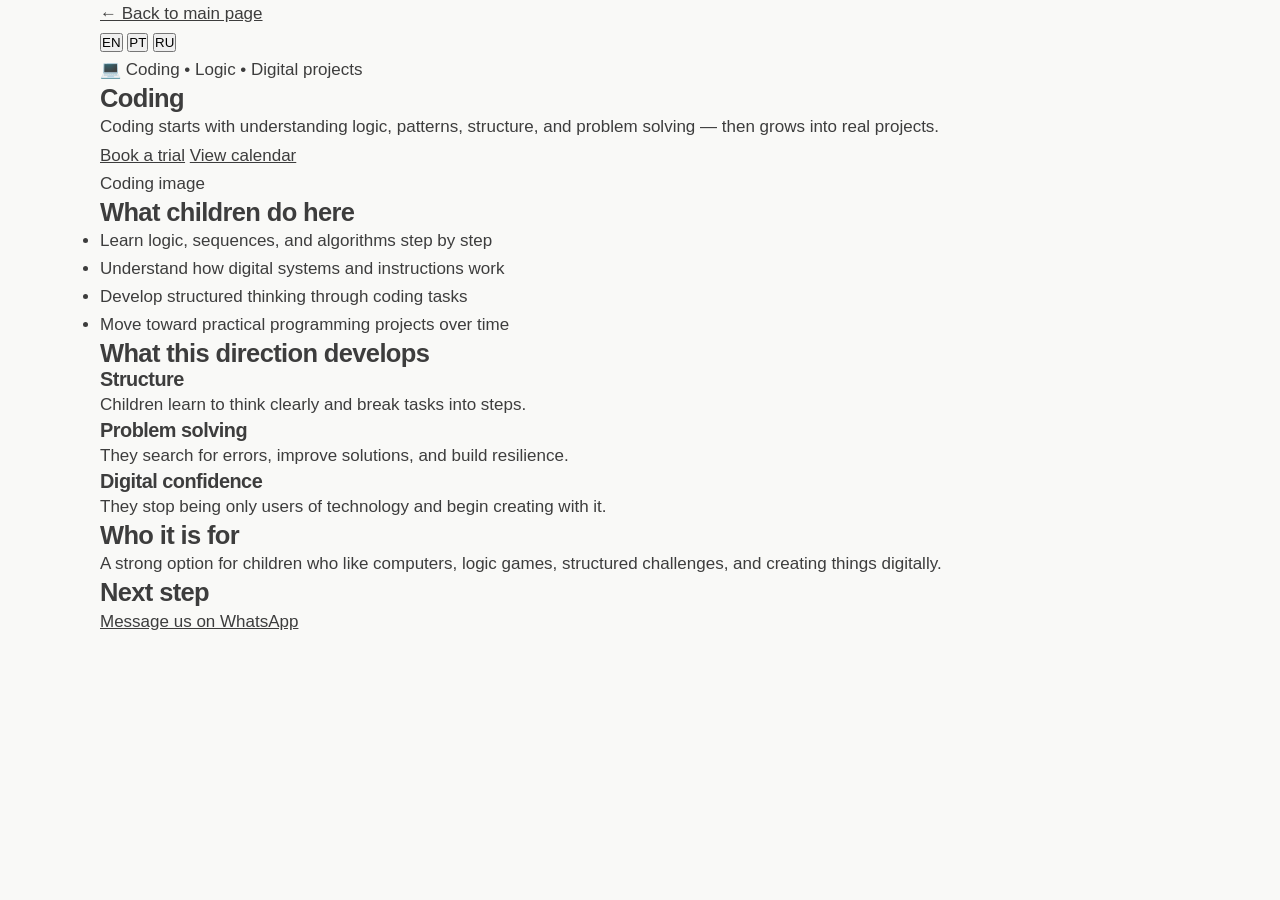
<file: programs/coding.html>
<!DOCTYPE html>
<html lang="en">
<head>
  <meta charset="UTF-8" />
  <meta name="viewport" content="width=device-width, initial-scale=1.0" />
  <title>RoboKittens — Coding</title>
  <meta name="description" content="Coding at RoboKittens in Gaia." />
  <link rel="icon" href="../logo.png" />
  <link rel="stylesheet" href="../assets/css/styles.css" />
</head>
<body>
  <div class="wrap">
    <div class="top">
      <a class="back-link" href="../index.html">← Back to main page</a>

      <div class="lang">
        <button class="active" type="button">EN</button>
        <button type="button">PT</button>
        <button type="button">RU</button>
      </div>
    </div>

    <main class="card">
      <section class="page-hero">
        <div>
          <div class="kicker">💻 Coding • Logic • Digital projects</div>
          <h1>Coding</h1>
          <p>
            Coding starts with understanding logic, patterns, structure, and problem solving — then grows into real projects.
          </p>

          <div class="cta-row">
            <a class="btn" href="https://wa.me/351912510486" target="_blank" rel="noopener">Book a trial</a>
            <a class="btn secondary" href="../calendar.html">View calendar</a>
          </div>
        </div>

        <div class="page-image">
          Coding image
        </div>
      </section>

      <section class="section">
        <h2>What children do here</h2>
        <ul class="list">
          <li>Learn logic, sequences, and algorithms step by step</li>
          <li>Understand how digital systems and instructions work</li>
          <li>Develop structured thinking through coding tasks</li>
          <li>Move toward practical programming projects over time</li>
        </ul>
      </section>

      <section class="section">
        <h2>What this direction develops</h2>
        <div class="info-grid">
          <div class="info-box">
            <h3>Structure</h3>
            <p>Children learn to think clearly and break tasks into steps.</p>
          </div>
          <div class="info-box">
            <h3>Problem solving</h3>
            <p>They search for errors, improve solutions, and build resilience.</p>
          </div>
          <div class="info-box">
            <h3>Digital confidence</h3>
            <p>They stop being only users of technology and begin creating with it.</p>
          </div>
        </div>
      </section>

      <section class="section">
        <h2>Who it is for</h2>
        <p>
          A strong option for children who like computers, logic games, structured challenges, and creating things digitally.
        </p>
      </section>

      <section class="section">
        <h2>Next step</h2>
        <div class="cta-row">
          <a class="btn" href="https://wa.me/351912510486" target="_blank" rel="noopener">Message us on WhatsApp</a>
        </div>
      </section>
    </main>
  </div>
</body>
</html>
</file>
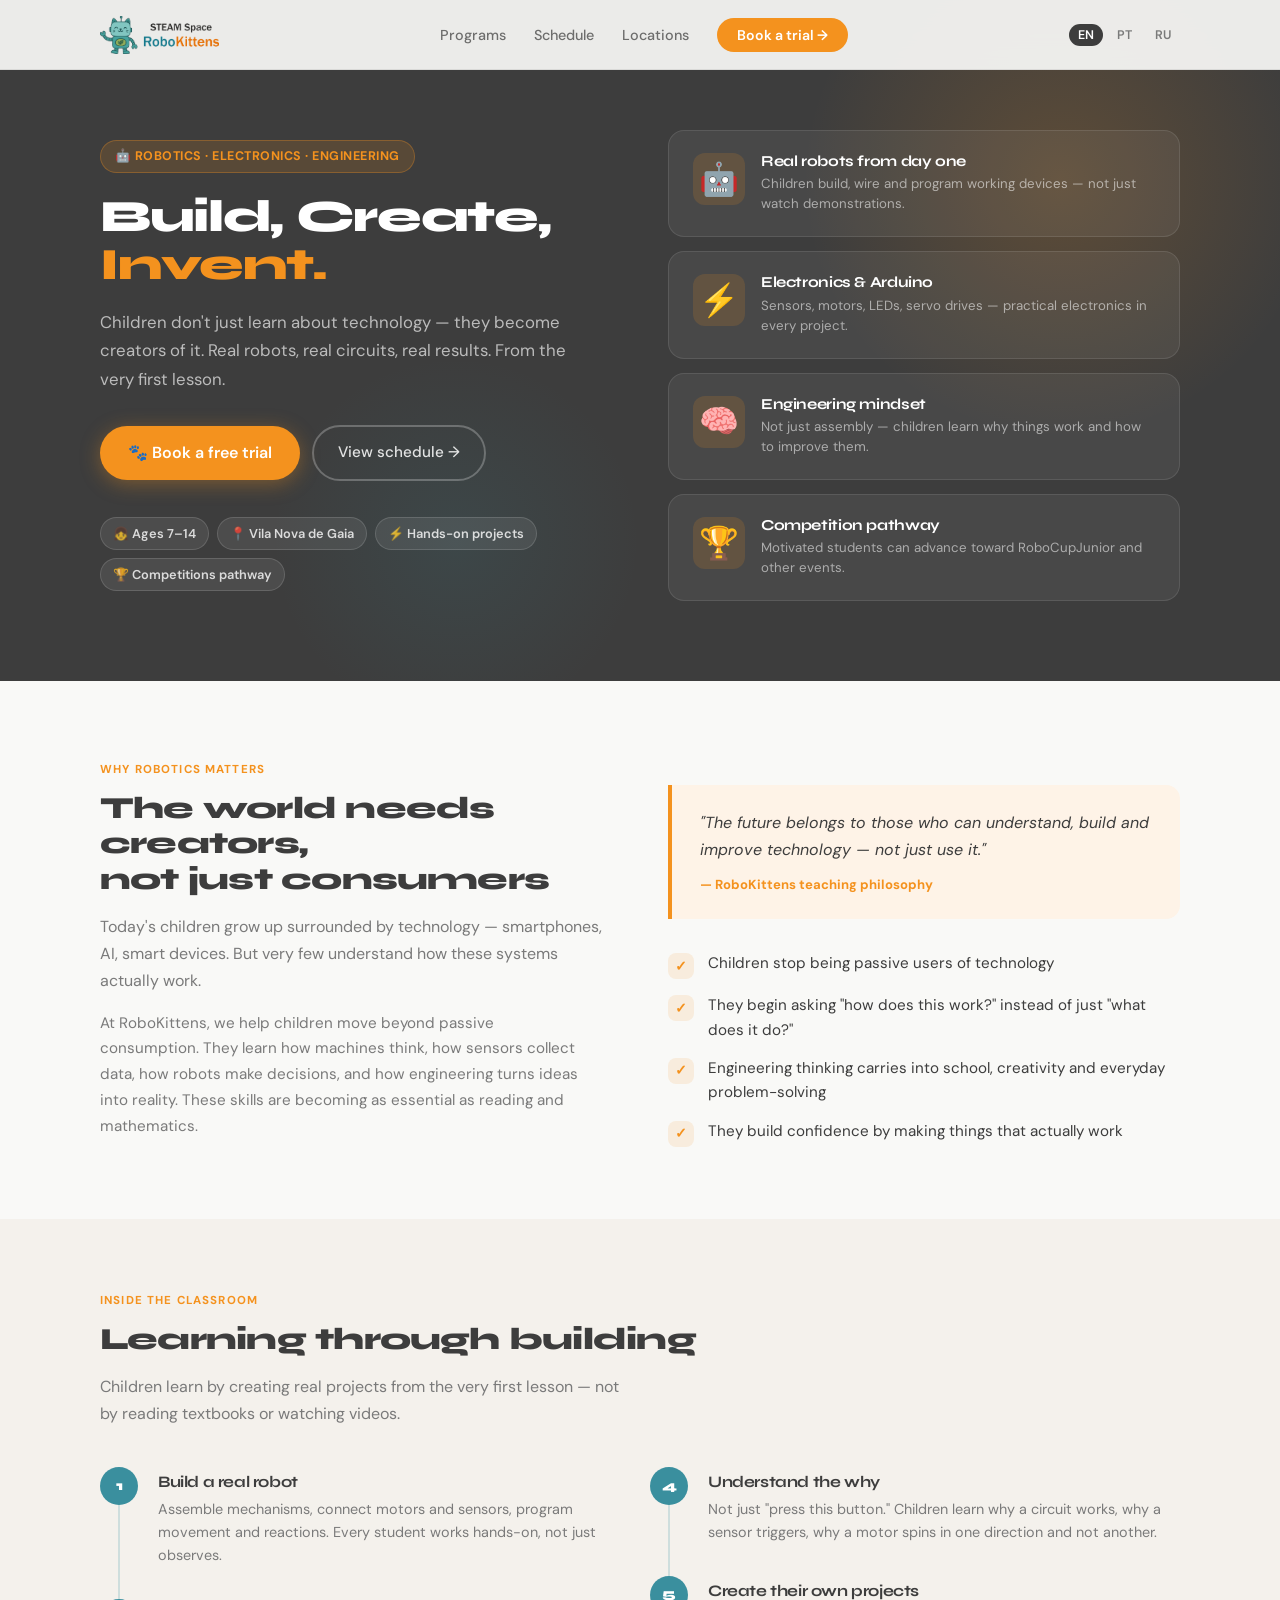
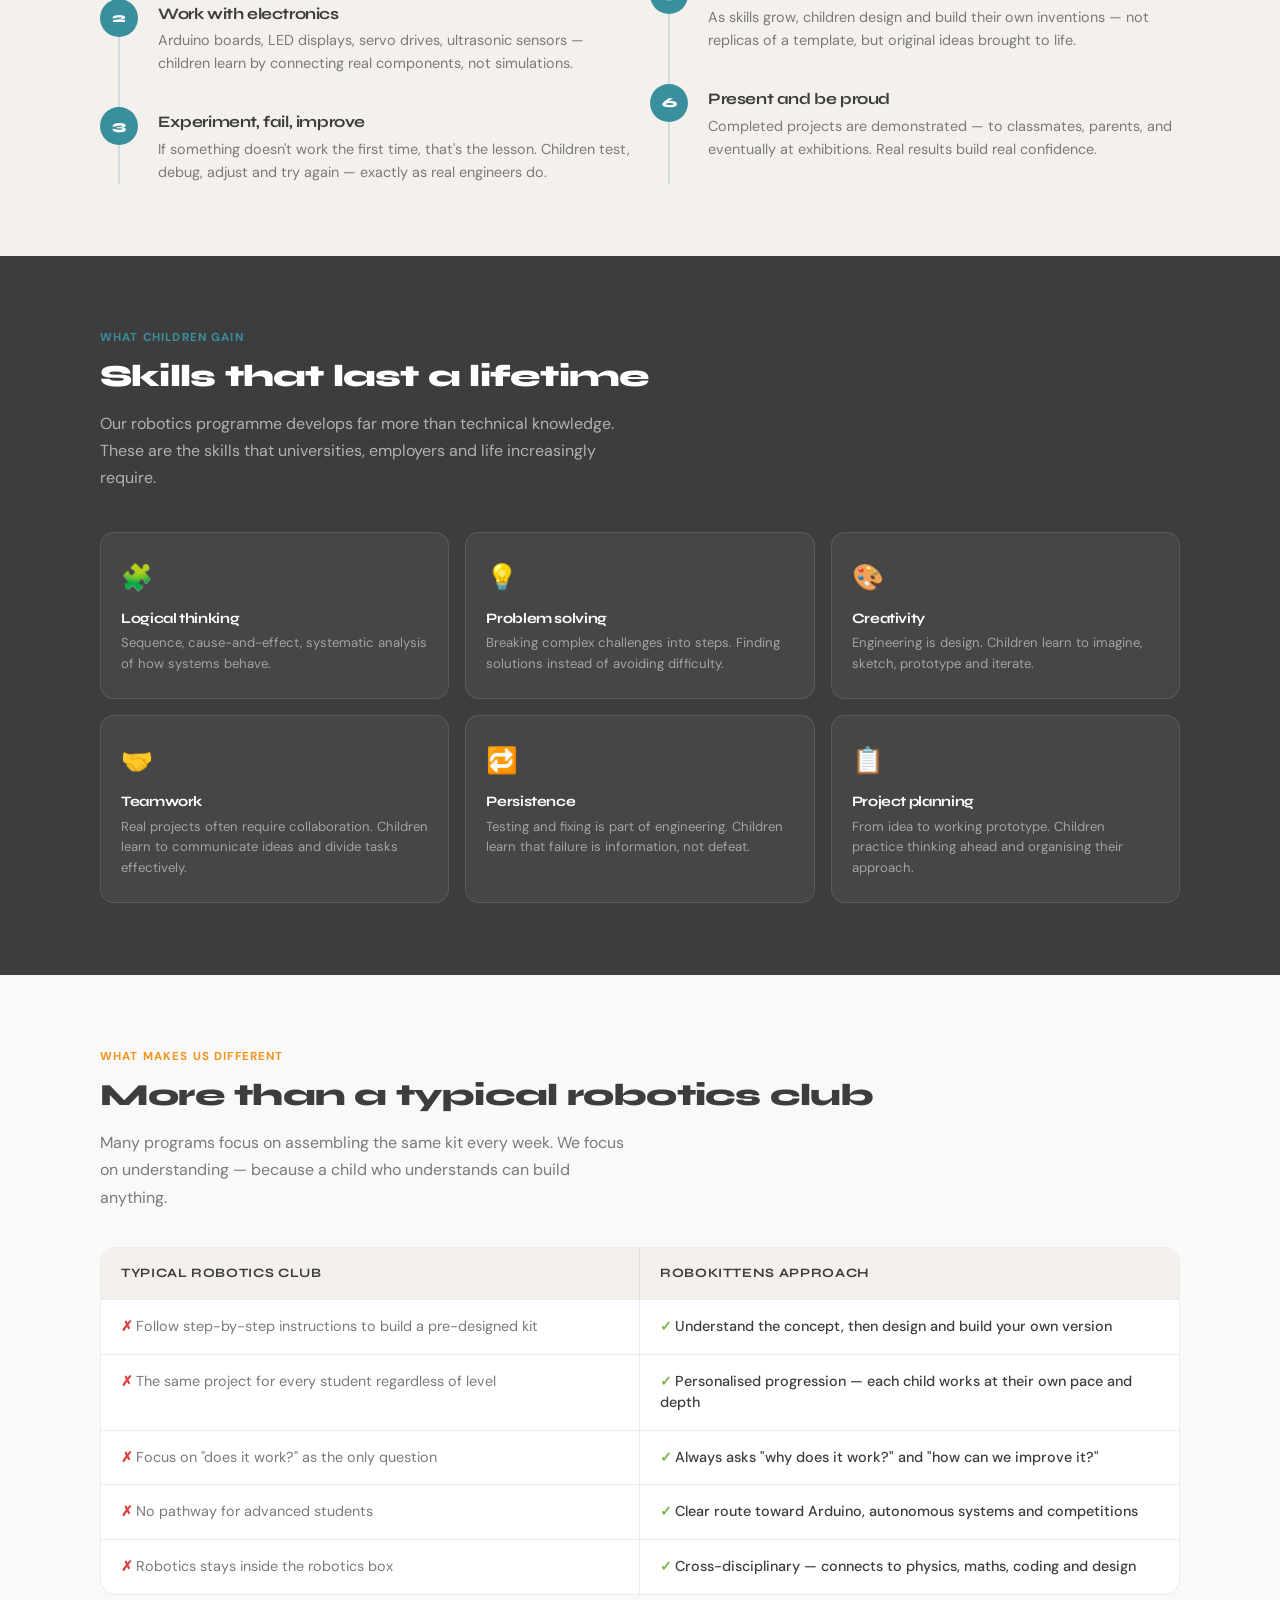
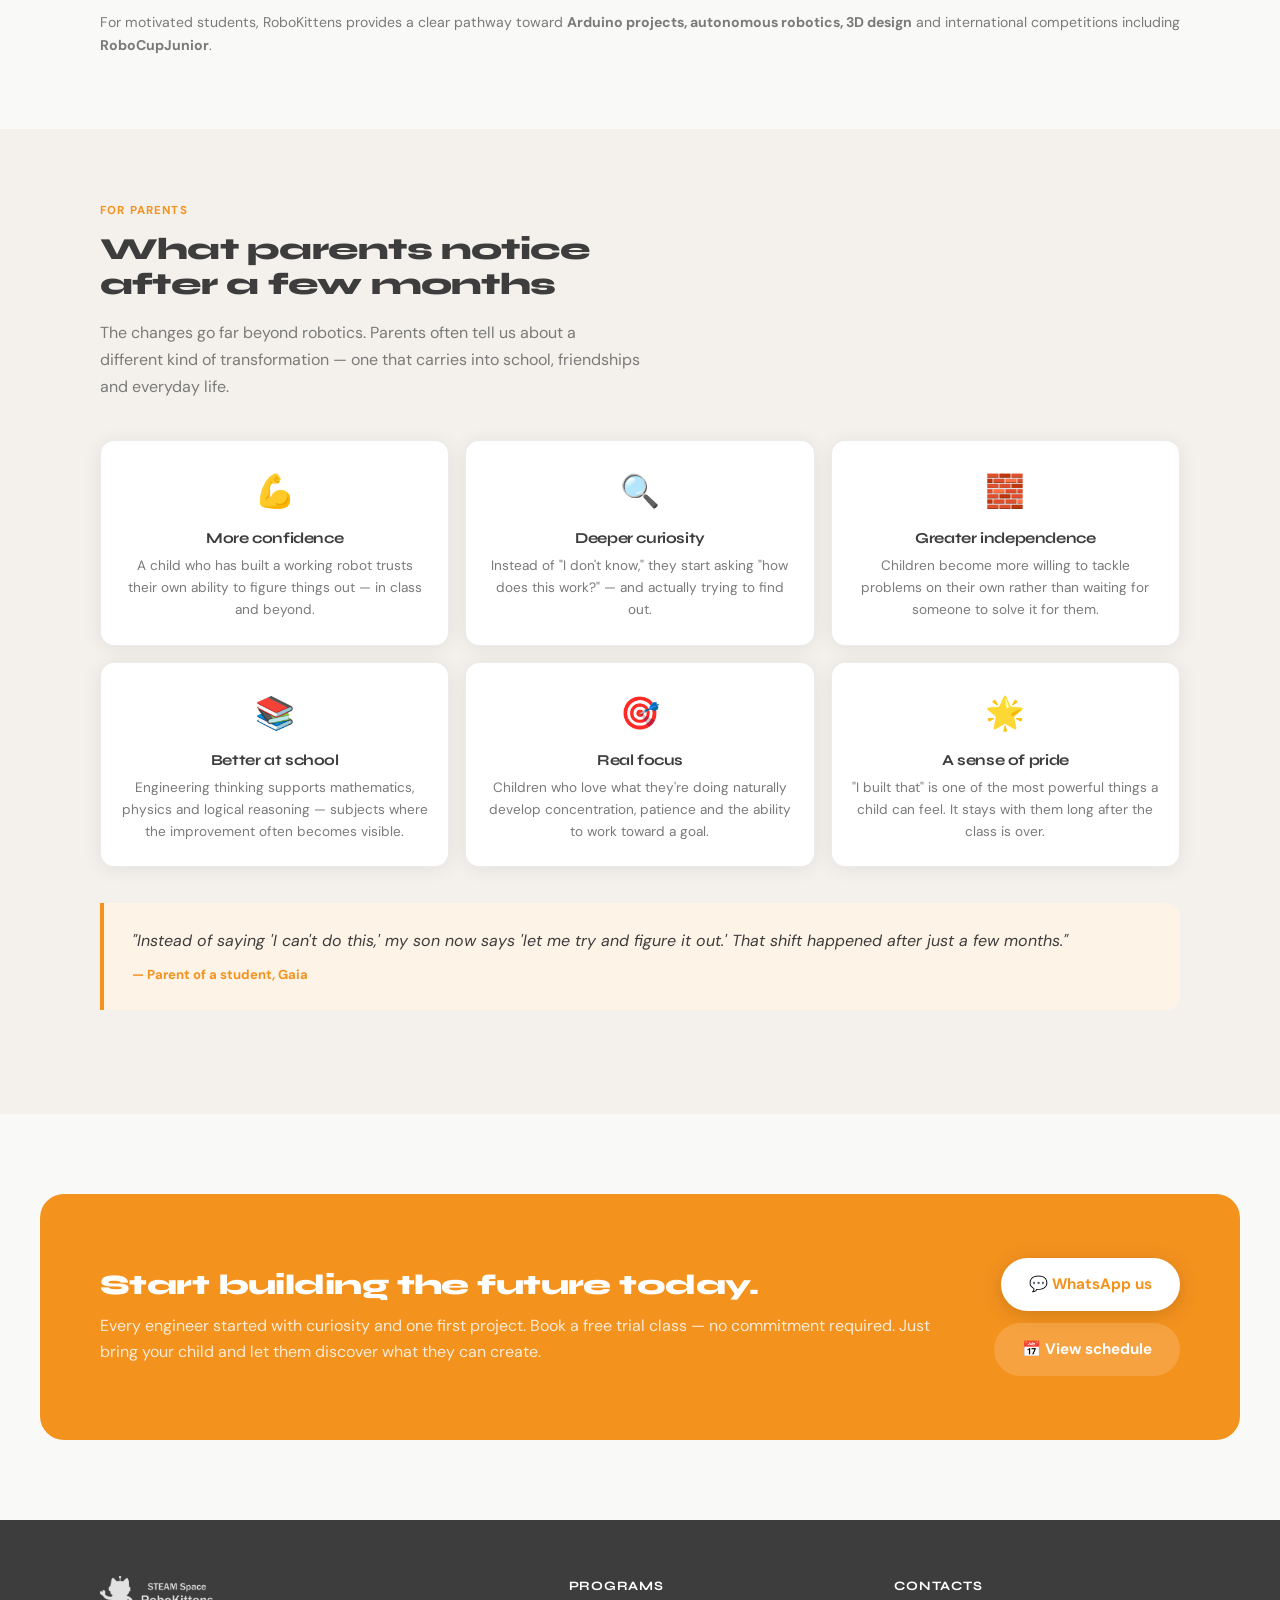
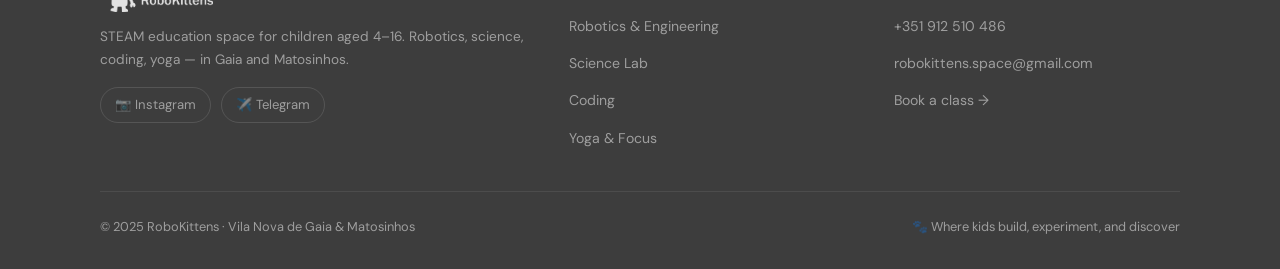
<file: programs/robotics.html>
<!DOCTYPE html>
<html lang="en">
<head>
  <meta charset="UTF-8" />
  <meta name="viewport" content="width=device-width, initial-scale=1.0" />
  <title>Robotics & Engineering — RoboKittens</title>
  <meta name="description" content="Hands-on robotics and engineering for kids aged 7–14 in Vila Nova de Gaia. Real robots, electronics, Arduino — not just theory." />
  <link rel="icon" href="../logo.png" />
  <link rel="preconnect" href="https://fonts.googleapis.com" />
  <link href="https://fonts.googleapis.com/css2?family=Syne:wght@400;600;700;800&family=DM+Sans:wght@300;400;500&display=swap" rel="stylesheet" />
  <link rel="stylesheet" href="../assets/css/styles.css" />
  <style>
    /* ── Program page extras ────────────────────── */
    .prog-hero {
      background: var(--ink);
      color: #fff;
      padding: 130px 0 80px;
      position: relative;
      overflow: hidden;
    }
    .prog-hero::before {
      content: '';
      position: absolute; top: -100px; right: -60px;
      width: 560px; height: 560px;
      background: radial-gradient(circle, rgba(244,146,30,.18) 0%, transparent 65%);
      border-radius: 50%; pointer-events: none;
    }
    .prog-hero::after {
      content: '';
      position: absolute; bottom: -60px; left: 20%;
      width: 400px; height: 400px;
      background: radial-gradient(circle, rgba(58,143,158,.12) 0%, transparent 65%);
      border-radius: 50%; pointer-events: none;
    }
    .prog-hero-inner {
      max-width: var(--max); margin: 0 auto; padding: 0 40px;
      display: grid; grid-template-columns: 1fr 1fr; gap: 56px; align-items: center;
      position: relative; z-index: 1;
    }
    .prog-kicker {
      display: inline-flex; align-items: center; gap: 8px;
      background: rgba(244,146,30,.15); border: 1px solid rgba(244,146,30,.3);
      color: var(--orange); font-size: .78rem; font-weight: 700;
      padding: 5px 14px; border-radius: 30px; margin-bottom: 20px;
      letter-spacing: .04em; text-transform: uppercase;
    }
    .prog-hero h1 {
      font-family: 'Syne', sans-serif; font-weight: 800;
      font-size: clamp(2rem, 3.5vw, 3.2rem);
      line-height: 1.08; letter-spacing: -.03em;
      color: #fff; margin-bottom: 8px;
    }
    .prog-hero h1 em { font-style: normal; color: var(--orange); }
    .prog-hero-sub {
      font-size: 1.05rem; color: rgba(255,255,255,.65);
      line-height: 1.7; max-width: 480px; margin: 18px 0 32px;
    }
    .prog-hero-cta { display: flex; flex-wrap: wrap; gap: 12px; align-items: center; margin-bottom: 36px; }
    .prog-pills { display: flex; flex-wrap: wrap; gap: 8px; }
    .prog-pill {
      display: inline-flex; align-items: center; gap: 6px;
      background: rgba(255,255,255,.08); border: 1px solid rgba(255,255,255,.14);
      color: rgba(255,255,255,.8); font-size: .8rem; font-weight: 600;
      padding: 5px 12px; border-radius: 20px;
    }

    /* hero right — big icon block */
    .prog-hero-visual {
      display: flex; flex-direction: column; gap: 14px;
    }
    .hero-feat {
      background: rgba(255,255,255,.06); border: 1px solid rgba(255,255,255,.1);
      border-radius: 16px; padding: 22px 24px;
      display: flex; align-items: flex-start; gap: 16px;
    }
    .hero-feat-icon {
      font-size: 2rem; flex-shrink: 0;
      width: 52px; height: 52px; border-radius: 12px;
      background: rgba(244,146,30,.15);
      display: flex; align-items: center; justify-content: center;
    }
    .hero-feat h3 {
      font-family: 'Syne', sans-serif; font-weight: 700;
      font-size: .95rem; color: #fff; margin-bottom: 4px;
    }
    .hero-feat p { font-size: .83rem; color: rgba(255,255,255,.55); line-height: 1.5; }

    /* ── Page sections ──────────────────────────── */
    .page-sec { padding: 72px 0; }
    .page-sec-inner { max-width: var(--max); margin: 0 auto; padding: 0 40px; }
    .page-sec.alt { background: var(--cream); }
    .page-sec.dark { background: var(--ink); color: #fff; }
    .page-sec.dark .sec-tag  { color: var(--teal); }
    .page-sec.dark .sec-title { color: #fff; }
    .page-sec.dark .sec-sub  { color: rgba(255,255,255,.6); }

    /* two-col layout */
    .two-col { display: grid; grid-template-columns: 1fr 1fr; gap: 56px; align-items: center; }
    .two-col.flip { direction: rtl; }
    .two-col.flip > * { direction: ltr; }

    /* feature list */
    .feat-list { list-style: none; display: flex; flex-direction: column; gap: 14px; margin-top: 28px; }
    .feat-list li {
      display: flex; align-items: flex-start; gap: 14px;
      font-size: .95rem; line-height: 1.6;
    }
    .feat-list li .check {
      width: 26px; height: 26px; border-radius: 8px; flex-shrink: 0;
      background: rgba(244,146,30,.12); color: var(--orange);
      display: flex; align-items: center; justify-content: center;
      font-size: .9rem; font-weight: 700; margin-top: 2px;
    }

    /* skill cards grid */
    .skills-grid { display: grid; grid-template-columns: repeat(3,1fr); gap: 16px; margin-top: 40px; }
    .skill-card {
      background: rgba(255,255,255,.05); border: 1px solid rgba(255,255,255,.1);
      border-radius: 14px; padding: 24px 20px;
    }
    .skill-card .sk-icon { font-size: 1.6rem; margin-bottom: 12px; }
    .skill-card h3 {
      font-family: 'Syne', sans-serif; font-weight: 700;
      font-size: .9rem; color: #fff; margin-bottom: 6px;
    }
    .skill-card p { font-size: .82rem; color: rgba(255,255,255,.5); line-height: 1.55; }

    /* quote / testimonial */
    .quote-block {
      background: var(--orange-lt); border-left: 4px solid var(--orange);
      border-radius: 0 14px 14px 0; padding: 24px 28px; margin: 32px 0;
    }
    .quote-block p { font-size: 1rem; line-height: 1.7; color: var(--ink); font-style: italic; }
    .quote-block cite { display: block; margin-top: 10px; font-size: .82rem; font-weight: 700; color: var(--orange); font-style: normal; }

    /* process steps */
    .steps { display: flex; flex-direction: column; gap: 0; margin-top: 36px; position: relative; }
    .steps::before {
      content: ''; position: absolute; left: 18px; top: 0; bottom: 0;
      width: 2px; background: rgba(58,143,158,.2);
    }
    .step { display: flex; gap: 20px; align-items: flex-start; padding-bottom: 32px; position: relative; }
    .step:last-child { padding-bottom: 0; }
    .step-num {
      width: 38px; height: 38px; border-radius: 50%; flex-shrink: 0;
      background: var(--teal); color: #fff;
      font-family: 'Syne', sans-serif; font-weight: 800; font-size: .85rem;
      display: flex; align-items: center; justify-content: center;
      position: relative; z-index: 1;
    }
    .step-content h3 {
      font-family: 'Syne', sans-serif; font-weight: 700;
      font-size: 1rem; margin-bottom: 6px; padding-top: 6px;
    }
    .step-content p { font-size: .9rem; color: var(--muted); line-height: 1.6; }

    /* parent outcomes */
    .outcomes-grid { display: grid; grid-template-columns: repeat(3,1fr); gap: 16px; margin-top: 40px; }
    .outcome-card {
      background: var(--white); border-radius: 14px; padding: 24px 20px;
      border: 1px solid var(--border); box-shadow: var(--shadow);
      text-align: center;
    }
    .outcome-card .oc-icon { font-size: 2rem; margin-bottom: 12px; }
    .outcome-card h3 {
      font-family: 'Syne', sans-serif; font-weight: 700;
      font-size: .95rem; margin-bottom: 8px;
    }
    .outcome-card p { font-size: .85rem; color: var(--muted); line-height: 1.6; }

    /* compare table */
    .compare { background: var(--white); border-radius: 16px; border: 1px solid var(--border); overflow: hidden; margin-top: 36px; }
    .compare-row { display: grid; grid-template-columns: 1fr 1fr; }
    .compare-row:not(:last-child) { border-bottom: 1px solid var(--border); }
    .compare-col { padding: 16px 20px; font-size: .9rem; line-height: 1.5; }
    .compare-col.neg { color: var(--muted); }
    .compare-col.pos { color: var(--ink); font-weight: 500; }
    .compare-col.neg::before { content: '✗  '; color: #e04040; font-weight: 700; }
    .compare-col.pos::before { content: '✓  '; color: var(--green); font-weight: 700; }
    .compare-head .compare-col {
      background: var(--cream); font-family: 'Syne', sans-serif;
      font-weight: 700; font-size: .8rem; letter-spacing: .05em; text-transform: uppercase;
    }
    .compare-head .compare-col::before { content: '' !important; }
    .compare-col:first-child { border-right: 1px solid var(--border); }

    /* final CTA */
    .final-cta {
      background: var(--orange);
      border-radius: 24px; margin: 0 40px 80px;
      padding: 64px 60px;
      display: grid; grid-template-columns: 1fr auto;
      align-items: center; gap: 40px;
    }
    .final-cta h2 {
      font-family: 'Syne', sans-serif; font-weight: 800;
      font-size: clamp(1.6rem, 2.2vw, 2.2rem);
      color: #fff; margin-bottom: 10px; letter-spacing: -.02em; line-height: 1.2;
    }
    .final-cta p { color: rgba(255,255,255,.82); font-size: 1rem; }
    .final-cta-btns { display: flex; flex-direction: column; gap: 12px; align-items: flex-end; }

    /* ── Responsive ─────────────────────────────── */
    @media (max-width: 900px) {
      .prog-hero-inner { grid-template-columns: 1fr; }
      .prog-hero-visual { display: none; }
      .two-col, .two-col.flip { grid-template-columns: 1fr; direction: ltr; }
      .skills-grid { grid-template-columns: 1fr 1fr; }
      .outcomes-grid { grid-template-columns: 1fr 1fr; }
      .final-cta { grid-template-columns: 1fr; padding: 48px 40px; }
      .final-cta-btns { align-items: flex-start; flex-direction: row; flex-wrap: wrap; }
    }
    @media (max-width: 600px) {
      .prog-hero-inner, .page-sec-inner, .final-cta { padding-left: 20px; padding-right: 20px; }
      .skills-grid { grid-template-columns: 1fr; }
      .outcomes-grid { grid-template-columns: 1fr; }
      .final-cta { margin: 0 16px 60px; }
    }
  </style>
</head>
<body>

<!-- NAV -->
<nav>
  <div class="nav-inner">
    <a class="nav-logo" href="/"><img src="../logo.png" alt="RoboKittens" /></a>
    <ul class="nav-links">
      <li><a href="/#programs">Programs</a></li>
      <li><a href="/#schedule">Schedule</a></li>
      <li><a href="/#locations">Locations</a></li>
      <li><a href="https://wa.me/351912510486" class="btn-cta">Book a trial →</a></li>
    </ul>
    <div class="nav-lang">
      <button data-lang="en" onclick="setLang('en')" class="active">EN</button>
      <button data-lang="pt" onclick="setLang('pt')">PT</button>
      <button data-lang="ru" onclick="setLang('ru')">RU</button>
    </div>
  </div>
</nav>


<!-- ═══════════════════════════════════════════
     HERO
════════════════════════════════════════════ -->
<section class="prog-hero">
  <div class="prog-hero-inner">

    <div>
      <div class="prog-kicker">🤖 Robotics · Electronics · Engineering</div>
      <h1>Build, Create,<br/><em>Invent.</em></h1>
      <p class="prog-hero-sub">
        Children don't just learn about technology — they become creators of it.
        Real robots, real circuits, real results. From the very first lesson.
      </p>

      <div class="prog-hero-cta">
        <a href="https://wa.me/351912510486" class="btn-primary">🐾 Book a free trial</a>
        <a href="../calendar.html" class="btn-secondary" style="border-color:rgba(255,255,255,.25);color:rgba(255,255,255,.85)">View schedule →</a>
      </div>

      <div class="prog-pills">
        <span class="prog-pill">👧 Ages 7–14</span>
        <span class="prog-pill">📍 Vila Nova de Gaia</span>
        <span class="prog-pill">⚡ Hands-on projects</span>
        <span class="prog-pill">🏆 Competitions pathway</span>
      </div>
    </div>

    <div class="prog-hero-visual">
      <div class="hero-feat">
        <div class="hero-feat-icon">🤖</div>
        <div><h3>Real robots from day one</h3><p>Children build, wire and program working devices — not just watch demonstrations.</p></div>
      </div>
      <div class="hero-feat">
        <div class="hero-feat-icon">⚡</div>
        <div><h3>Electronics & Arduino</h3><p>Sensors, motors, LEDs, servo drives — practical electronics in every project.</p></div>
      </div>
      <div class="hero-feat">
        <div class="hero-feat-icon">🧠</div>
        <div><h3>Engineering mindset</h3><p>Not just assembly — children learn why things work and how to improve them.</p></div>
      </div>
      <div class="hero-feat">
        <div class="hero-feat-icon">🏆</div>
        <div><h3>Competition pathway</h3><p>Motivated students can advance toward RoboCupJunior and other events.</p></div>
      </div>
    </div>

  </div>
</section>


<!-- ═══════════════════════════════════════════
     WHY IT MATTERS
════════════════════════════════════════════ -->
<section class="page-sec">
  <div class="page-sec-inner">
    <div class="two-col">
      <div>
        <p class="sec-tag">Why robotics matters</p>
        <h2 class="sec-title">The world needs creators,<br/>not just consumers</h2>
        <p class="sec-sub">
          Today's children grow up surrounded by technology — smartphones, AI, smart devices.
          But very few understand how these systems actually work.
        </p>
        <p style="color:var(--muted);font-size:.95rem;line-height:1.7;margin-top:16px;max-width:480px">
          At RoboKittens, we help children move beyond passive consumption.
          They learn how machines think, how sensors collect data, how robots make decisions,
          and how engineering turns ideas into reality.
          These skills are becoming as essential as reading and mathematics.
        </p>
      </div>
      <div>
        <div class="quote-block">
          <p>"The future belongs to those who can understand, build and improve technology — not just use it."</p>
          <cite>— RoboKittens teaching philosophy</cite>
        </div>

        <ul class="feat-list" style="margin-top:20px">
          <li><span class="check">✓</span><span>Children stop being passive users of technology</span></li>
          <li><span class="check">✓</span><span>They begin asking "how does this work?" instead of just "what does it do?"</span></li>
          <li><span class="check">✓</span><span>Engineering thinking carries into school, creativity and everyday problem-solving</span></li>
          <li><span class="check">✓</span><span>They build confidence by making things that actually work</span></li>
        </ul>
      </div>
    </div>
  </div>
</section>


<!-- ═══════════════════════════════════════════
     WHAT CHILDREN DO
════════════════════════════════════════════ -->
<section class="page-sec alt">
  <div class="page-sec-inner">
    <p class="sec-tag">Inside the classroom</p>
    <h2 class="sec-title">Learning through building</h2>
    <p class="sec-sub">
      Children learn by creating real projects from the very first lesson — not by reading textbooks
      or watching videos.
    </p>

    <div style="margin-top:40px; display:grid; grid-template-columns:1fr 1fr; gap:20px">

      <div class="steps" style="margin-top:0">
        <div class="step">
          <div class="step-num">1</div>
          <div class="step-content">
            <h3>Build a real robot</h3>
            <p>Assemble mechanisms, connect motors and sensors, program movement and reactions. Every student works hands-on, not just observes.</p>
          </div>
        </div>
        <div class="step">
          <div class="step-num">2</div>
          <div class="step-content">
            <h3>Work with electronics</h3>
            <p>Arduino boards, LED displays, servo drives, ultrasonic sensors — children learn by connecting real components, not simulations.</p>
          </div>
        </div>
        <div class="step">
          <div class="step-num">3</div>
          <div class="step-content">
            <h3>Experiment, fail, improve</h3>
            <p>If something doesn't work the first time, that's the lesson. Children test, debug, adjust and try again — exactly as real engineers do.</p>
          </div>
        </div>
      </div>

      <div class="steps" style="margin-top:0">
        <div class="step">
          <div class="step-num">4</div>
          <div class="step-content">
            <h3>Understand the why</h3>
            <p>Not just "press this button." Children learn why a circuit works, why a sensor triggers, why a motor spins in one direction and not another.</p>
          </div>
        </div>
        <div class="step">
          <div class="step-num">5</div>
          <div class="step-content">
            <h3>Create their own projects</h3>
            <p>As skills grow, children design and build their own inventions — not replicas of a template, but original ideas brought to life.</p>
          </div>
        </div>
        <div class="step">
          <div class="step-num">6</div>
          <div class="step-content">
            <h3>Present and be proud</h3>
            <p>Completed projects are demonstrated — to classmates, parents, and eventually at exhibitions. Real results build real confidence.</p>
          </div>
        </div>
      </div>

    </div>
  </div>
</section>


<!-- ═══════════════════════════════════════════
     SKILLS
════════════════════════════════════════════ -->
<section class="page-sec dark">
  <div class="page-sec-inner">
    <p class="sec-tag">What children gain</p>
    <h2 class="sec-title">Skills that last a lifetime</h2>
    <p class="sec-sub">
      Our robotics programme develops far more than technical knowledge.
      These are the skills that universities, employers and life increasingly require.
    </p>

    <div class="skills-grid">
      <div class="skill-card">
        <div class="sk-icon">🧩</div>
        <h3>Logical thinking</h3>
        <p>Sequence, cause-and-effect, systematic analysis of how systems behave.</p>
      </div>
      <div class="skill-card">
        <div class="sk-icon">💡</div>
        <h3>Problem solving</h3>
        <p>Breaking complex challenges into steps. Finding solutions instead of avoiding difficulty.</p>
      </div>
      <div class="skill-card">
        <div class="sk-icon">🎨</div>
        <h3>Creativity</h3>
        <p>Engineering is design. Children learn to imagine, sketch, prototype and iterate.</p>
      </div>
      <div class="skill-card">
        <div class="sk-icon">🤝</div>
        <h3>Teamwork</h3>
        <p>Real projects often require collaboration. Children learn to communicate ideas and divide tasks effectively.</p>
      </div>
      <div class="skill-card">
        <div class="sk-icon">🔁</div>
        <h3>Persistence</h3>
        <p>Testing and fixing is part of engineering. Children learn that failure is information, not defeat.</p>
      </div>
      <div class="skill-card">
        <div class="sk-icon">📋</div>
        <h3>Project planning</h3>
        <p>From idea to working prototype. Children practice thinking ahead and organising their approach.</p>
      </div>
    </div>
  </div>
</section>


<!-- ═══════════════════════════════════════════
     HOW WE'RE DIFFERENT
════════════════════════════════════════════ -->
<section class="page-sec">
  <div class="page-sec-inner">
    <p class="sec-tag">What makes us different</p>
    <h2 class="sec-title">More than a typical robotics club</h2>
    <p class="sec-sub">
      Many programs focus on assembling the same kit every week. We focus on understanding —
      because a child who understands can build anything.
    </p>

    <div class="compare">
      <div class="compare-row compare-head">
        <div class="compare-col">Typical robotics club</div>
        <div class="compare-col">RoboKittens approach</div>
      </div>
      <div class="compare-row">
        <div class="compare-col neg">Follow step-by-step instructions to build a pre-designed kit</div>
        <div class="compare-col pos">Understand the concept, then design and build your own version</div>
      </div>
      <div class="compare-row">
        <div class="compare-col neg">The same project for every student regardless of level</div>
        <div class="compare-col pos">Personalised progression — each child works at their own pace and depth</div>
      </div>
      <div class="compare-row">
        <div class="compare-col neg">Focus on "does it work?" as the only question</div>
        <div class="compare-col pos">Always asks "why does it work?" and "how can we improve it?"</div>
      </div>
      <div class="compare-row">
        <div class="compare-col neg">No pathway for advanced students</div>
        <div class="compare-col pos">Clear route toward Arduino, autonomous systems and competitions</div>
      </div>
      <div class="compare-row">
        <div class="compare-col neg">Robotics stays inside the robotics box</div>
        <div class="compare-col pos">Cross-disciplinary — connects to physics, maths, coding and design</div>
      </div>
    </div>

    <p style="font-size:.88rem;color:var(--muted);margin-top:16px">
      For motivated students, RoboKittens provides a clear pathway toward
      <strong>Arduino projects, autonomous robotics, 3D design</strong> and international competitions including
      <strong>RoboCupJunior</strong>.
    </p>
  </div>
</section>


<!-- ═══════════════════════════════════════════
     FOR PARENTS
════════════════════════════════════════════ -->
<section class="page-sec alt">
  <div class="page-sec-inner">
    <p class="sec-tag">For parents</p>
    <h2 class="sec-title">What parents notice<br/>after a few months</h2>
    <p class="sec-sub">
      The changes go far beyond robotics. Parents often tell us about a different kind of
      transformation — one that carries into school, friendships and everyday life.
    </p>

    <div class="outcomes-grid">
      <div class="outcome-card">
        <div class="oc-icon">💪</div>
        <h3>More confidence</h3>
        <p>A child who has built a working robot trusts their own ability to figure things out — in class and beyond.</p>
      </div>
      <div class="outcome-card">
        <div class="oc-icon">🔍</div>
        <h3>Deeper curiosity</h3>
        <p>Instead of "I don't know," they start asking "how does this work?" — and actually trying to find out.</p>
      </div>
      <div class="outcome-card">
        <div class="oc-icon">🧱</div>
        <h3>Greater independence</h3>
        <p>Children become more willing to tackle problems on their own rather than waiting for someone to solve it for them.</p>
      </div>
      <div class="outcome-card">
        <div class="oc-icon">📚</div>
        <h3>Better at school</h3>
        <p>Engineering thinking supports mathematics, physics and logical reasoning — subjects where the improvement often becomes visible.</p>
      </div>
      <div class="outcome-card">
        <div class="oc-icon">🎯</div>
        <h3>Real focus</h3>
        <p>Children who love what they're doing naturally develop concentration, patience and the ability to work toward a goal.</p>
      </div>
      <div class="outcome-card">
        <div class="oc-icon">🌟</div>
        <h3>A sense of pride</h3>
        <p>"I built that" is one of the most powerful things a child can feel. It stays with them long after the class is over.</p>
      </div>
    </div>

    <div class="quote-block" style="margin-top:36px">
      <p>"Instead of saying 'I can't do this,' my son now says 'let me try and figure it out.' That shift happened after just a few months."</p>
      <cite>— Parent of a student, Gaia</cite>
    </div>
  </div>
</section>


<!-- ═══════════════════════════════════════════
     FINAL CTA
════════════════════════════════════════════ -->
<div style="padding: 80px 0 0;">
  <div class="final-cta">
    <div>
      <h2>Start building the future today.</h2>
      <p>
        Every engineer started with curiosity and one first project.
        Book a free trial class — no commitment required.
        Just bring your child and let them discover what they can create.
      </p>
    </div>
    <div class="final-cta-btns">
      <a href="https://wa.me/351912510486" class="btn-white">💬 WhatsApp us</a>
      <a href="../calendar.html" class="btn-white ghost">📅 View schedule</a>
    </div>
  </div>
</div>


<!-- FOOTER -->
<footer>
  <div class="footer-inner">
    <div class="footer-top">
      <div>
        <div class="footer-logo"><img src="../logo.png" alt="RoboKittens" /></div>
        <p class="f-desc">STEAM education space for children aged 4–16. Robotics, science, coding, yoga — in Gaia and Matosinhos.</p>
        <div class="social-links">
          <a class="social-link" href="https://www.instagram.com/robokittens.space">📷 Instagram</a>
          <a class="social-link" href="https://t.me/RoboKittens">✈️ Telegram</a>
        </div>
      </div>
      <div class="footer-col">
        <h4>Programs</h4>
        <ul class="footer-links">
          <li><a href="robotics.html">Robotics &amp; Engineering</a></li>
          <li><a href="science.html">Science Lab</a></li>
          <li><a href="coding.html">Coding</a></li>
          <li><a href="yoga.html">Yoga &amp; Focus</a></li>
        </ul>
      </div>
      <div class="footer-col">
        <h4>Contacts</h4>
        <ul class="footer-links">
          <li><a href="tel:+351912510486">+351 912 510 486</a></li>
          <li><a href="mailto:robokittens.space@gmail.com">robokittens.space@gmail.com</a></li>
          <li><a href="../calendar.html">Book a class →</a></li>
        </ul>
      </div>
    </div>
    <div class="footer-bottom">
      <span>© 2025 RoboKittens · Vila Nova de Gaia &amp; Matosinhos</span>
      <span>🐾 Where kids build, experiment, and discover</span>
    </div>
  </div>
</footer>

<script src="../assets/js/main.js"></script>
</body>
</html>
</file>
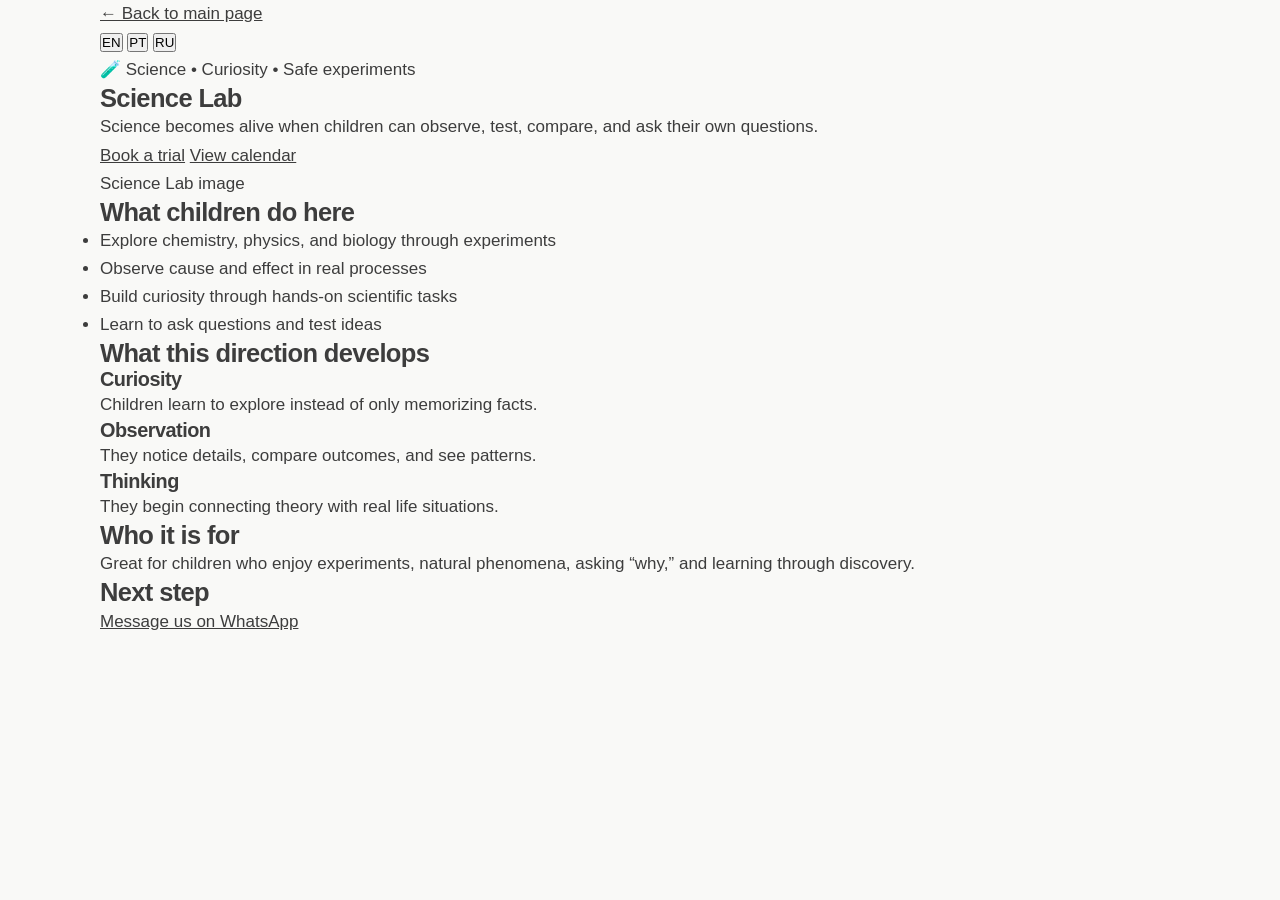
<file: programs/science.html>
<!DOCTYPE html>
<html lang="en">
<head>
  <meta charset="UTF-8" />
  <meta name="viewport" content="width=device-width, initial-scale=1.0" />
  <title>RoboKittens — Science Lab</title>
  <meta name="description" content="Science Lab at RoboKittens in Gaia." />
  <link rel="icon" href="../logo.png" />
  <link rel="stylesheet" href="../assets/css/styles.css" />
</head>
<body>
  <div class="wrap">
    <div class="top">
      <a class="back-link" href="../index.html">← Back to main page</a>

      <div class="lang">
        <button class="active" type="button">EN</button>
        <button type="button">PT</button>
        <button type="button">RU</button>
      </div>
    </div>

    <main class="card">
      <section class="page-hero">
        <div>
          <div class="kicker">🧪 Science • Curiosity • Safe experiments</div>
          <h1>Science Lab</h1>
          <p>
            Science becomes alive when children can observe, test, compare, and ask their own questions.
          </p>

          <div class="cta-row">
            <a class="btn" href="https://wa.me/351912510486" target="_blank" rel="noopener">Book a trial</a>
            <a class="btn secondary" href="../calendar.html">View calendar</a>
          </div>
        </div>

        <div class="page-image">
          Science Lab image
        </div>
      </section>

      <section class="section">
        <h2>What children do here</h2>
        <ul class="list">
          <li>Explore chemistry, physics, and biology through experiments</li>
          <li>Observe cause and effect in real processes</li>
          <li>Build curiosity through hands-on scientific tasks</li>
          <li>Learn to ask questions and test ideas</li>
        </ul>
      </section>

      <section class="section">
        <h2>What this direction develops</h2>
        <div class="info-grid">
          <div class="info-box">
            <h3>Curiosity</h3>
            <p>Children learn to explore instead of only memorizing facts.</p>
          </div>
          <div class="info-box">
            <h3>Observation</h3>
            <p>They notice details, compare outcomes, and see patterns.</p>
          </div>
          <div class="info-box">
            <h3>Thinking</h3>
            <p>They begin connecting theory with real life situations.</p>
          </div>
        </div>
      </section>

      <section class="section">
        <h2>Who it is for</h2>
        <p>
          Great for children who enjoy experiments, natural phenomena, asking “why,” and learning through discovery.
        </p>
      </section>

      <section class="section">
        <h2>Next step</h2>
        <div class="cta-row">
          <a class="btn" href="https://wa.me/351912510486" target="_blank" rel="noopener">Message us on WhatsApp</a>
        </div>
      </section>
    </main>
  </div>
</body>
</html>
</file>
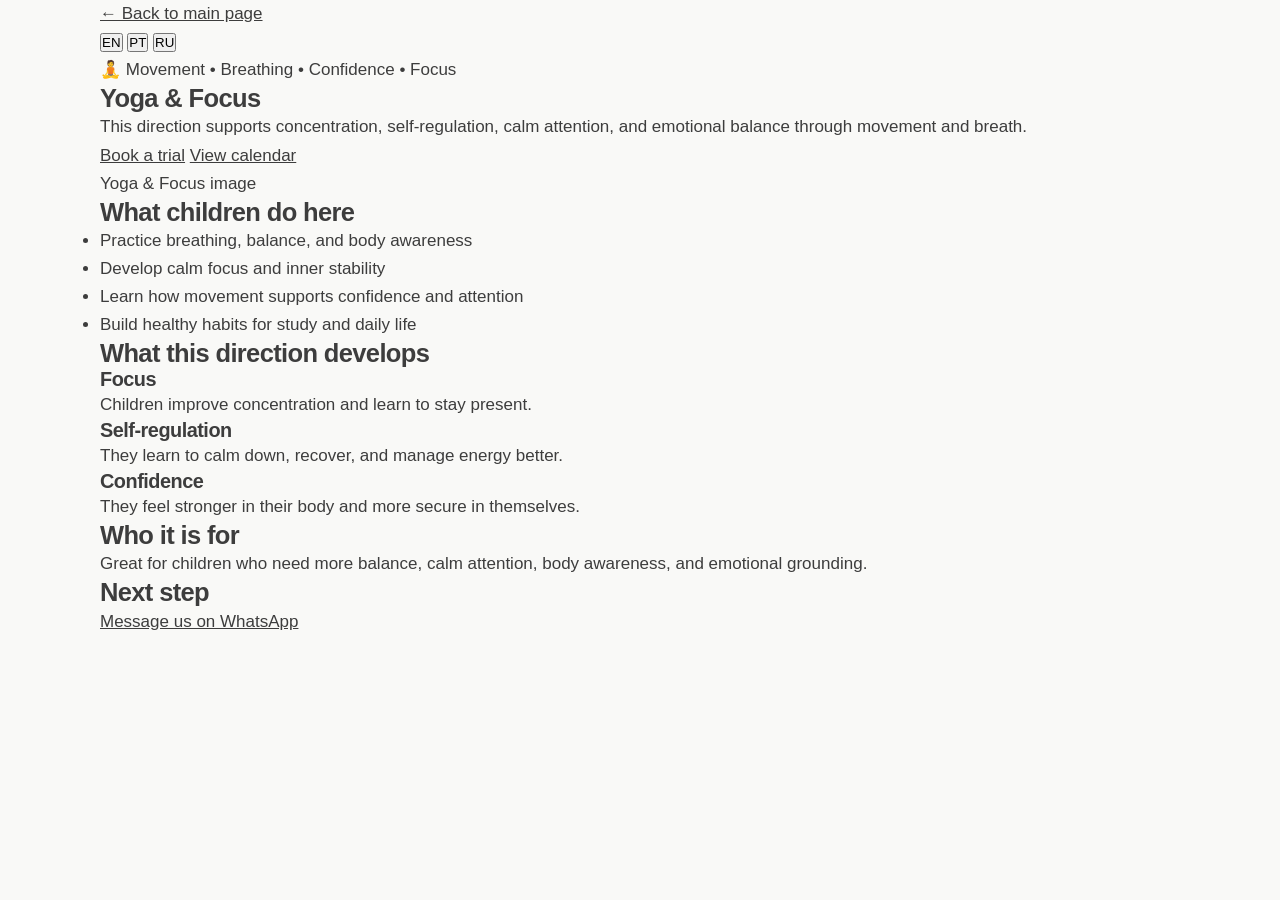
<file: programs/yoga.html>
<!DOCTYPE html>
<html lang="en">
<head>
  <meta charset="UTF-8" />
  <meta name="viewport" content="width=device-width, initial-scale=1.0" />
  <title>RoboKittens — Yoga & Focus</title>
  <meta name="description" content="Yoga & Focus at RoboKittens in Gaia." />
  <link rel="icon" href="../logo.png" />
  <link rel="stylesheet" href="../assets/css/styles.css" />
</head>
<body>
  <div class="wrap">
    <div class="top">
      <a class="back-link" href="../index.html">← Back to main page</a>

      <div class="lang">
        <button class="active" type="button">EN</button>
        <button type="button">PT</button>
        <button type="button">RU</button>
      </div>
    </div>

    <main class="card">
      <section class="page-hero">
        <div>
          <div class="kicker">🧘 Movement • Breathing • Confidence • Focus</div>
          <h1>Yoga & Focus</h1>
          <p>
            This direction supports concentration, self-regulation, calm attention, and emotional balance through movement and breath.
          </p>

          <div class="cta-row">
            <a class="btn" href="https://wa.me/351912510486" target="_blank" rel="noopener">Book a trial</a>
            <a class="btn secondary" href="../calendar.html">View calendar</a>
          </div>
        </div>

        <div class="page-image">
          Yoga & Focus image
        </div>
      </section>

      <section class="section">
        <h2>What children do here</h2>
        <ul class="list">
          <li>Practice breathing, balance, and body awareness</li>
          <li>Develop calm focus and inner stability</li>
          <li>Learn how movement supports confidence and attention</li>
          <li>Build healthy habits for study and daily life</li>
        </ul>
      </section>

      <section class="section">
        <h2>What this direction develops</h2>
        <div class="info-grid">
          <div class="info-box">
            <h3>Focus</h3>
            <p>Children improve concentration and learn to stay present.</p>
          </div>
          <div class="info-box">
            <h3>Self-regulation</h3>
            <p>They learn to calm down, recover, and manage energy better.</p>
          </div>
          <div class="info-box">
            <h3>Confidence</h3>
            <p>They feel stronger in their body and more secure in themselves.</p>
          </div>
        </div>
      </section>

      <section class="section">
        <h2>Who it is for</h2>
        <p>
          Great for children who need more balance, calm attention, body awareness, and emotional grounding.
        </p>
      </section>

      <section class="section">
        <h2>Next step</h2>
        <div class="cta-row">
          <a class="btn" href="https://wa.me/351912510486" target="_blank" rel="noopener">Message us on WhatsApp</a>
        </div>
      </section>
    </main>
  </div>
</body>
</html>
</file>
<file: assets/css/styles.css>
/* ─────────────────────────────────────────────
   RoboKittens — styles.css
   Brand palette extracted from logo:
     Teal-blue  #3a8f9e  (Robo)
     Orange     #f4921e  (Kittens)
     Dark grey  #3d3d3d  (text)
     Green      #7ab648  (leaf accent)
   ───────────────────────────────────────────── */

:root {
  /* Brand */
  --teal:    #3a8f9e;
  --teal-dk: #2d7282;
  --teal-lt: #e8f4f6;
  --orange:  #f4921e;
  --orange-dk:#d4780e;
  --orange-lt:#fef3e7;
  --green:   #7ab648;
  --green-lt:#f0f7e8;

  /* Neutrals */
  --ink:     #3d3d3d;
  --muted:   #7a7a7a;
  --light:   #f9f9f7;
  --cream:   #f4f1ec;
  --white:   #ffffff;
  --border:  rgba(0,0,0,.08);

  /* Tokens */
  --max:     1160px;
  --r:       12px;
  --r-lg:    20px;
  --shadow:  0 2px 20px rgba(0,0,0,.07);
  --shadow-hover: 0 8px 32px rgba(0,0,0,.12);
}

/* ── RESET ────────────────────────────────── */
*, *::before, *::after { box-sizing: border-box; margin: 0; padding: 0; }
html { scroll-behavior: smooth; }
body {
  font-family: 'DM Sans', sans-serif;
  background: var(--light);
  color: var(--ink);
  font-size: 17px;
  line-height: 1.65;
  overflow-x: hidden;
}
img { max-width: 100%; display: block; }
a   { color: inherit; }

/* ── LAYOUT HELPERS ───────────────────────── */
.wrap {
  max-width: var(--max);
  margin: 0 auto;
  padding: 0 40px;
}
.sec         { padding: 80px 0; }
.sec-tag     { font-size: .72rem; font-weight: 700; letter-spacing: .1em; text-transform: uppercase; color: var(--orange); margin-bottom: 12px; }
.sec-title   { font-family: 'Syne', sans-serif; font-weight: 800; font-size: clamp(1.8rem, 2.4vw, 2.5rem); letter-spacing: -.025em; line-height: 1.15; margin-bottom: 16px; }
.sec-sub     { color: var(--muted); font-size: 1rem; max-width: 540px; line-height: 1.7; }

/* ── TYPOGRAPHY ───────────────────────────── */
h1, h2, h3 { font-family: 'Syne', sans-serif; font-weight: 800; letter-spacing: -.025em; line-height: 1.15; }

/* ── BUTTONS ──────────────────────────────── */
.btn-primary {
  display: inline-flex; align-items: center; gap: 8px;
  background: var(--orange); color: #fff;
  padding: 14px 28px; border-radius: 50px;
  font-weight: 600; font-size: 1rem; text-decoration: none;
  transition: transform .2s, box-shadow .2s;
  box-shadow: 0 4px 20px rgba(244,146,30,.35);
}
.btn-primary:hover { transform: translateY(-2px); box-shadow: 0 8px 28px rgba(244,146,30,.45); }

.btn-secondary {
  display: inline-flex; align-items: center; gap: 8px;
  background: transparent; border: 2px solid var(--border);
  color: var(--ink); padding: 13px 24px; border-radius: 50px;
  font-weight: 500; font-size: .95rem; text-decoration: none;
  transition: border-color .2s, background .2s;
}
.btn-secondary:hover { border-color: var(--teal); color: var(--teal); }

.btn-white {
  display: inline-flex; align-items: center; gap: 8px;
  background: #fff; color: var(--orange);
  padding: 14px 28px; border-radius: 50px;
  font-weight: 700; font-size: .95rem; text-decoration: none;
  white-space: nowrap; transition: transform .2s, box-shadow .2s;
  box-shadow: 0 4px 20px rgba(0,0,0,.15);
}
.btn-white:hover       { transform: translateY(-2px); box-shadow: 0 8px 28px rgba(0,0,0,.2); }
.btn-white.ghost       { background: rgba(255,255,255,.15); color: #fff; box-shadow: none; }
.btn-white.ghost:hover { background: rgba(255,255,255,.25); transform: translateY(-2px); }

/* ── NAV ──────────────────────────────────── */
nav {
  position: fixed; top: 0; left: 0; right: 0; z-index: 100;
  height: 70px;
  background: rgba(249,249,247,.93);
  backdrop-filter: blur(16px);
  border-bottom: 1px solid var(--border);
}
.nav-inner {
  max-width: var(--max); margin: 0 auto; padding: 0 40px;
  height: 100%; display: flex; align-items: center; justify-content: space-between;
}
.nav-logo {
  display: flex; align-items: center; gap: 10px;
  text-decoration: none;
}
.nav-logo img { height: 38px; width: auto; }

.nav-links { display: flex; align-items: center; gap: 28px; list-style: none; }
.nav-links a { text-decoration: none; color: var(--ink); font-size: .9rem; font-weight: 500; opacity: .72; transition: opacity .2s; }
.nav-links a:hover { opacity: 1; }
.nav-links .btn-cta {
  background: var(--orange); color: #fff !important; opacity: 1 !important;
  padding: 8px 20px; border-radius: 30px; font-weight: 600; font-size: .88rem;
  transition: box-shadow .2s, transform .15s;
}
.nav-links .btn-cta:hover { box-shadow: 0 4px 16px rgba(244,146,30,.4); transform: translateY(-1px); }

.nav-lang { display: flex; gap: 5px; }
.nav-lang button {
  font-size: .78rem; font-weight: 600; padding: 3px 9px; border-radius: 20px;
  border: none; background: transparent; color: var(--muted);
  cursor: pointer; font-family: inherit; transition: background .2s, color .2s;
}
.nav-lang button:hover,
.nav-lang button.active { background: var(--ink); color: #fff; }
/* ── location ─────────────────────────────────── */
.location-link {
  color: inherit;
  text-decoration: none;
  cursor: pointer;
}

.location-link:hover {
  color: #ff6b00;
  text-decoration: underline;
}
/* ── HERO ─────────────────────────────────── */
.hero {
  min-height: 100svh; padding-top: 70px;
  display: flex; align-items: center;
  position: relative; overflow: hidden;
}
.hero::before {
  content: ''; position: absolute; top: -60px; right: -40px;
  width: 500px; height: 500px;
  background: radial-gradient(circle, rgba(244,146,30,.11) 0%, transparent 70%);
  border-radius: 50%; pointer-events: none;
}
.hero::after {
  content: ''; position: absolute; bottom: -40px; left: 38%;
  width: 360px; height: 360px;
  background: radial-gradient(circle, rgba(58,143,158,.09) 0%, transparent 70%);
  border-radius: 50%; pointer-events: none;
}
.hero-inner {
  max-width: var(--max); margin: 0 auto; padding: 60px 40px;
  width: 100%; display: grid; grid-template-columns: 1fr 1fr; gap: 48px; align-items: center;
}
.hero-badge {
  display: inline-flex; align-items: center;
  background: var(--orange-lt); border: 1px solid rgba(244,146,30,.3);
  color: var(--orange-dk); font-size: .8rem; font-weight: 600;
  padding: 5px 14px; border-radius: 30px; margin-bottom: 22px; letter-spacing: .03em;
}
.hero h1 {
  font-size: clamp(2.1rem, 3.2vw, 3.3rem);
  line-height: 1.1; letter-spacing: -.03em; margin-bottom: 22px; color: var(--ink);
}
.hero h1 em { font-style: normal; color: var(--orange); }
.hero-sub   { font-size: 1.02rem; color: var(--muted); max-width: 460px; margin-bottom: 36px; line-height: 1.7; }
.hero-cta   { display: flex; flex-wrap: wrap; gap: 12px; align-items: center; margin-bottom: 48px; }
.hero-stats { display: flex; gap: 32px; flex-wrap: wrap; }
.stat       { display: flex; flex-direction: column; }
.stat-num   { font-family: 'Syne', sans-serif; font-weight: 800; font-size: 1.7rem; color: var(--teal); line-height: 1; }
.stat-label { font-size: .78rem; color: var(--muted); font-weight: 500; margin-top: 3px; }

/* hero visual cards */
.card-stack { display: grid; grid-template-columns: 1fr 1fr; gap: 14px; }
.prog-card  {
  background: var(--white); border-radius: var(--r); padding: 22px 20px;
  border: 1px solid var(--border); box-shadow: var(--shadow);
  transition: transform .25s, box-shadow .25s; text-decoration: none; color: var(--ink); display: block;
}
.prog-card:hover { transform: translateY(-4px); box-shadow: var(--shadow-hover); }
.prog-card.wide  { grid-column: 1/-1; display: flex; align-items: center; gap: 16px; }
.prog-icon {
  width: 42px; height: 42px; border-radius: 10px;
  display: flex; align-items: center; justify-content: center;
  font-size: 1.4rem; flex-shrink: 0; margin-bottom: 10px;
}
.prog-card.wide .prog-icon { margin-bottom: 0; }
.prog-card h3 { font-family: 'Syne', sans-serif; font-weight: 700; font-size: .95rem; margin-bottom: 4px; color: var(--ink); }
.prog-card p  { font-size: .8rem; color: var(--muted); line-height: 1.5; }

/* icon backgrounds */
.ic-orange { background: rgba(244,146,30,.12); }
.ic-teal   { background: rgba(58,143,158,.12); }
.ic-purple { background: rgba(124,92,191,.12); }
.ic-green  { background: rgba(122,182,72,.14); }

/* ── STEAM BLOCK ──────────────────────────── */
.steam-outer { padding: 80px 0; }
.steam-wrap  { background: var(--ink); border-radius: 24px; margin: 0 40px; overflow: hidden; }
.steam-inner { padding: 70px 60px; }
.steam-wrap .sec-tag   { color: #f7c948; }
.steam-wrap .sec-title { color: #fff; }
.steam-wrap .sec-sub   { color: rgba(255,255,255,.6); }
.steam-grid {
  display: grid; grid-template-columns: repeat(3,1fr);
  gap: 2px; margin-top: 48px; border-radius: 12px; overflow: hidden;
}
.steam-item {
  background: rgba(255,255,255,.04); padding: 28px 24px;
  border: 1px solid rgba(255,255,255,.06); transition: background .2s;
}
.steam-item:hover { background: rgba(255,255,255,.08); }
.steam-item .s-icon { font-size: 1.8rem; margin-bottom: 14px; }
.steam-item h3 { font-family: 'Syne', sans-serif; font-weight: 700; font-size: 1rem; color: #fff; margin-bottom: 8px; }
.steam-item p  { font-size: .85rem; color: rgba(255,255,255,.55); line-height: 1.6; }

/* ── PROGRAMS ─────────────────────────────── */
.programs-grid { display: grid; grid-template-columns: repeat(2,1fr); gap: 20px; margin-top: 48px; }
.program-card {
  background: var(--white); border-radius: var(--r-lg); padding: 32px 28px;
  border: 1px solid var(--border); box-shadow: var(--shadow);
  text-decoration: none; color: var(--ink); display: flex; flex-direction: column; gap: 16px;
  transition: transform .25s, box-shadow .25s; position: relative; overflow: hidden;
}
.program-card::before { content: ''; position: absolute; top: 0; left: 0; right: 0; height: 4px; }
.program-card.c-orange::before { background: var(--orange); }
.program-card.c-teal::before   { background: var(--teal); }
.program-card.c-purple::before { background: #7c5cbf; }
.program-card.c-green::before  { background: var(--green); }
.program-card:hover { transform: translateY(-4px); box-shadow: var(--shadow-hover); }
.p-top    { display: flex; align-items: flex-start; justify-content: space-between; }
.p-icon   { width: 56px; height: 56px; border-radius: 14px; display: flex; align-items: center; justify-content: center; font-size: 1.8rem; }
.age-tag  { font-size: .75rem; font-weight: 600; padding: 4px 10px; border-radius: 20px; background: rgba(0,0,0,.05); color: var(--muted); }
.program-card h3 { font-family: 'Syne', sans-serif; font-weight: 700; font-size: 1.15rem; color: var(--ink); }
.program-card p  { font-size: .9rem; color: var(--muted); line-height: 1.65; }
.prog-tags { display: flex; flex-wrap: wrap; gap: 7px; }
.prog-tag  { font-size: .75rem; font-weight: 500; padding: 4px 11px; border-radius: 20px; background: rgba(0,0,0,.05); color: var(--ink); }
.prog-link { font-size: .85rem; font-weight: 600; color: var(--orange); margin-top: auto; }

/* ── FORMATS ──────────────────────────────── */
.formats-bg   { background: var(--cream); }
.formats-grid { display: grid; grid-template-columns: repeat(3,1fr); gap: 16px; margin-top: 44px; }
.format-card  { background: var(--white); border-radius: var(--r); padding: 26px 22px; border: 1px solid var(--border); }
.format-card .fi   { font-size: 1.6rem; }
.format-card h3    { font-family: 'Syne', sans-serif; font-weight: 700; font-size: 1rem; margin: 10px 0 8px; }
.format-card p     { font-size: .85rem; color: var(--muted); line-height: 1.6; }

/* ── LOCATIONS ────────────────────────────── */
.locations-grid { display: grid; grid-template-columns: 1fr 1fr; gap: 20px; margin-top: 44px; }
.loc-card {
  background: var(--white); border-radius: var(--r-lg); padding: 32px 28px;
  border: 1px solid var(--border); box-shadow: var(--shadow);
}
.loc-card.new-loc { border: 2px dashed rgba(58,143,158,.35); background: var(--teal-lt); }
.loc-badge {
  display: inline-flex; align-items: center; gap: 6px;
  font-size: .75rem; font-weight: 700; padding: 4px 12px; border-radius: 20px; margin-bottom: 16px;
}
.loc-badge.open   { background: rgba(122,182,72,.15); color: #5a9030; }
.loc-badge.coming { background: rgba(58,143,158,.15); color: var(--teal-dk); }
.loc-card h3      { font-family: 'Syne', sans-serif; font-weight: 700; font-size: 1.2rem; margin-bottom: 8px; }
.loc-card address { font-style: normal; font-size: .88rem; color: var(--muted); margin-bottom: 16px; line-height: 1.5; }
.loc-detail       { font-size: .85rem; color: var(--muted); display: flex; flex-direction: column; gap: 6px; }
.loc-detail a     { color: inherit; text-decoration: none; }
.loc-detail a:hover { color: var(--teal); }

/* ── SCHEDULE ─────────────────────────────── */
.sched-bg { background: var(--ink); }
.sched-bg .sec-tag   { color: var(--teal); }
.sched-bg .sec-title { color: #fff; }
.sched-bg .sec-sub   { color: rgba(255,255,255,.6); }
.schedule-grid { display: grid; grid-template-columns: repeat(5,1fr); gap: 10px; margin-top: 44px; }
.day-col    { background: rgba(255,255,255,.04); border-radius: 12px; overflow: hidden; }
.day-header {
  background: rgba(255,255,255,.07); padding: 10px; text-align: center;
  font-family: 'Syne', sans-serif; font-weight: 700; font-size: .72rem;
  letter-spacing: .07em; text-transform: uppercase; color: rgba(255,255,255,.65);
}
.day-slots { display: flex; flex-direction: column; gap: 6px; padding: 10px; }
.slot      { border-radius: 8px; padding: 9px 10px; font-size: .75rem; line-height: 1.4; cursor: pointer; transition: filter .15s; }
.slot:hover { filter: brightness(1.15); }
.slot-time { font-weight: 700; opacity: .65; font-size: .68rem; display: block; margin-bottom: 2px; }
.slot-name { font-weight: 600; display: block; }
.slot-age  { opacity: .55; font-size: .68rem; display: block; }
.s-orange  { background: rgba(244,146,30,.2);  color: #f4b06a; }
.s-teal    { background: rgba(58,143,158,.22); color: #7ecfdc; }
.s-purple  { background: rgba(124,92,191,.2);  color: #b8a0ef; }
.s-green   { background: rgba(122,182,72,.18); color: #a8d878; }
.sched-note { margin-top: 24px; font-size: .85rem; color: rgba(255,255,255,.45); text-align: center; }
.sched-note a { color: var(--teal); text-decoration: none; }
.sched-note a:hover { color: #7ecfdc; }

/* ── CTA STRIP ────────────────────────────── */
.cta-outer { padding: 0 0 80px; }
.cta-wrap  { background: var(--orange); border-radius: 24px; margin: 0 40px; }
.cta-inner {
  max-width: var(--max); margin: 0 auto; padding: 60px;
  display: grid; grid-template-columns: 1fr auto; align-items: center; gap: 40px;
}
.cta-wrap h2 { font-family: 'Syne', sans-serif; font-weight: 800; font-size: clamp(1.5rem, 2vw, 2rem); color: #fff; margin-bottom: 10px; letter-spacing: -.02em; line-height: 1.2; }
.cta-wrap p  { color: rgba(255,255,255,.82); font-size: 1rem; }
.cta-btns    { display: flex; flex-direction: column; gap: 12px; align-items: flex-end; }

/* ── FOOTER ───────────────────────────────── */
footer { background: var(--ink); color: rgba(255,255,255,.5); padding: 56px 0 32px; }
.footer-inner { max-width: var(--max); margin: 0 auto; padding: 0 40px; }
.footer-top   { display: grid; grid-template-columns: 1.5fr 1fr 1fr; gap: 40px; margin-bottom: 40px; }
.footer-logo  { display: flex; align-items: center; gap: 10px; margin-bottom: 14px; }
.footer-logo img { height: 36px; width: auto; filter: brightness(0) invert(1); opacity: .85; }
.f-desc       { font-size: .85rem; line-height: 1.65; }
.footer-col h4 { font-family: 'Syne', sans-serif; font-weight: 700; font-size: .8rem; color: #fff; margin-bottom: 14px; letter-spacing: .06em; text-transform: uppercase; }
.footer-links  { list-style: none; display: flex; flex-direction: column; gap: 9px; }
.footer-links a { color: rgba(255,255,255,.5); text-decoration: none; font-size: .88rem; transition: color .2s; }
.footer-links a:hover { color: #fff; }
.footer-bottom { border-top: 1px solid rgba(255,255,255,.08); padding-top: 24px; display: flex; align-items: center; justify-content: space-between; font-size: .8rem; }
.social-links  { display: flex; gap: 10px; margin-top: 16px; }
.social-link   { display: inline-flex; align-items: center; gap: 6px; color: rgba(255,255,255,.5); text-decoration: none; font-size: .82rem; padding: 6px 14px; border: 1px solid rgba(255,255,255,.12); border-radius: 30px; transition: border-color .2s, color .2s; }
.social-link:hover { color: #fff; border-color: rgba(255,255,255,.35); }

/* ── ANIMATIONS ───────────────────────────── */
@keyframes fadeUp { from { opacity:0; transform:translateY(24px); } to { opacity:1; transform:translateY(0); } }
.hero-text > * { animation: fadeUp .7s ease both; }
.hero-text > *:nth-child(1) { animation-delay:.05s; }
.hero-text > *:nth-child(2) { animation-delay:.15s; }
.hero-text > *:nth-child(3) { animation-delay:.25s; }
.hero-text > *:nth-child(4) { animation-delay:.35s; }
.hero-text > *:nth-child(5) { animation-delay:.45s; }

/* ── CALENDAR PAGE ────────────────────────── */
.cal-page   { padding: 100px 0 80px; }
.cal-layout { display: grid; grid-template-columns: 1fr 340px; gap: 28px; margin-top: 40px; align-items: start; }
.cal-panel  { background: var(--white); border-radius: var(--r-lg); border: 1px solid var(--border); box-shadow: var(--shadow); overflow: hidden; }
.cal-head   { display: flex; align-items: center; justify-content: space-between; padding: 16px 20px; border-bottom: 1px solid var(--border); }
.cal-month  { font-family: 'Syne', sans-serif; font-weight: 700; font-size: 1rem; }
.cal-nav    { background: none; border: 1px solid var(--border); width: 32px; height: 32px; border-radius: 8px; cursor: pointer; font-size: 1rem; transition: background .15s; }
.cal-nav:hover { background: var(--cream); }
.cal-wdays  { display: grid; grid-template-columns: repeat(7,1fr); }
.cal-wday   { text-align: center; font-size: .72rem; font-weight: 700; color: var(--muted); padding: 10px 4px; letter-spacing: .05em; text-transform: uppercase; }
.cal-grid   { display: grid; grid-template-columns: repeat(7,1fr); gap: 2px; padding: 8px; }
.cal-cell   { aspect-ratio: 1; border-radius: 8px; display: flex; flex-direction: column; align-items: center; justify-content: flex-start; padding: 6px 4px; cursor: pointer; transition: background .15s; position: relative; }
.cal-cell:hover         { background: var(--cream); }
.cal-cell.today         { background: var(--orange-lt); }
.cal-cell.today .cal-dn { color: var(--orange); font-weight: 700; }
.cal-cell.selected      { background: var(--teal); }
.cal-cell.selected .cal-dn { color: #fff; font-weight: 700; }
.cal-cell.empty         { cursor: default; }
.cal-cell.empty:hover   { background: transparent; }
.cal-dn   { font-size: .85rem; font-weight: 500; }
.cal-dots { display: flex; gap: 3px; margin-top: 3px; flex-wrap: wrap; justify-content: center; }
.cal-dot  { width: 5px; height: 5px; border-radius: 50%; }
.dot-orange { background: var(--orange); }
.dot-teal   { background: var(--teal); }
.dot-purple { background: #7c5cbf; }
.dot-green  { background: var(--green); }

.branch-tabs { display: flex; gap: 8px; margin-bottom: 20px; }
.branch-tab  { padding: 8px 20px; border-radius: 30px; border: 2px solid var(--border); background: transparent; font-family: inherit; font-weight: 600; font-size: .88rem; color: var(--muted); cursor: pointer; transition: all .2s; }
.branch-tab.active { border-color: var(--teal); background: var(--teal); color: #fff; }

.day-panel  { background: var(--white); border-radius: var(--r-lg); border: 1px solid var(--border); box-shadow: var(--shadow); padding: 24px; min-height: 200px; }
.day-panel h3 { font-family: 'Syne', sans-serif; font-weight: 700; font-size: 1rem; margin-bottom: 16px; color: var(--ink); }
.day-empty  { font-size: .9rem; color: var(--muted); }
.class-card {
  border-radius: 10px; padding: 14px 16px; margin-bottom: 10px;
  border: 1px solid transparent; position: relative;
}
.class-card.c-orange { background: rgba(244,146,30,.08); border-color: rgba(244,146,30,.2); }
.class-card.c-teal   { background: rgba(58,143,158,.08); border-color: rgba(58,143,158,.2); }
.class-card.c-purple { background: rgba(124,92,191,.08); border-color: rgba(124,92,191,.2); }
.class-card.c-green  { background: rgba(122,182,72,.08); border-color: rgba(122,182,72,.2); }
.cc-time   { font-size: .75rem; font-weight: 700; color: var(--muted); margin-bottom: 4px; }
.cc-name   { font-family: 'Syne', sans-serif; font-weight: 700; font-size: .95rem; margin-bottom: 4px; }
.cc-meta   { font-size: .78rem; color: var(--muted); margin-bottom: 10px; }
.cc-spots  { display: inline-flex; align-items: center; gap: 5px; font-size: .75rem; font-weight: 600; }
.spots-ok  { color: var(--green); }
.spots-few { color: var(--orange); }
.spots-full{ color: #e04040; }
.btn-book  {
  background: var(--orange); color: #fff; border: none; border-radius: 8px;
  padding: 7px 16px; font-size: .82rem; font-weight: 600; cursor: pointer;
  font-family: inherit; transition: background .2s;
}
.btn-book:hover    { background: var(--orange-dk); }
.btn-book:disabled { background: var(--muted); cursor: not-allowed; }

/* Booking modal */
.modal-backdrop { position: fixed; inset: 0; background: rgba(0,0,0,.45); z-index: 200; display: none; align-items: center; justify-content: center; padding: 20px; }
.modal-backdrop.open { display: flex; }
.modal { background: #fff; border-radius: 20px; padding: 36px; width: 100%; max-width: 460px; position: relative; box-shadow: 0 20px 60px rgba(0,0,0,.25); }
.modal h3  { font-family: 'Syne', sans-serif; font-weight: 800; font-size: 1.2rem; margin-bottom: 6px; }
.modal-sub { font-size: .88rem; color: var(--muted); margin-bottom: 24px; }
.modal-close { position: absolute; top: 16px; right: 16px; background: none; border: none; font-size: 1.3rem; cursor: pointer; color: var(--muted); line-height: 1; }
.form-group  { margin-bottom: 16px; }
.form-group label { display: block; font-size: .82rem; font-weight: 600; margin-bottom: 6px; color: var(--ink); }
.form-group input,
.form-group textarea { width: 100%; padding: 10px 14px; border: 1.5px solid var(--border); border-radius: 10px; font-family: inherit; font-size: .95rem; color: var(--ink); background: #fff; transition: border-color .2s; }
.form-group input:focus,
.form-group textarea:focus { outline: none; border-color: var(--teal); }
.form-group textarea { resize: vertical; min-height: 70px; }
.form-note { font-size: .78rem; color: var(--muted); margin-bottom: 20px; line-height: 1.5; }
.btn-submit { width: 100%; }

/* ── RESPONSIVE ───────────────────────────── */
@media (max-width: 1000px) {
  .wrap, .nav-inner, .hero-inner, .footer-inner { padding-left: 24px; padding-right: 24px; }
  .steam-wrap { margin: 0 24px; }
  .steam-inner { padding: 50px 40px; }
  .cta-wrap { margin: 0 24px; }
  .cta-inner { padding: 48px 40px; }
}
@media (max-width: 900px) {
  .hero-inner { grid-template-columns: 1fr; }
  .hero-visual { display: none; }
  .steam-grid { grid-template-columns: repeat(2,1fr); }
  .programs-grid { grid-template-columns: 1fr; }
  .formats-grid { grid-template-columns: 1fr 1fr; }
  .locations-grid { grid-template-columns: 1fr; }
  .schedule-grid { grid-template-columns: repeat(2,1fr); }
  .cta-inner { grid-template-columns: 1fr; }
  .cta-btns  { align-items: flex-start; flex-direction: row; flex-wrap: wrap; }
  .footer-top { grid-template-columns: 1fr 1fr; }
  .cal-layout { grid-template-columns: 1fr; }
}
@media (max-width: 600px) {
  .nav-links { display: none; }
  .wrap, .nav-inner, .hero-inner, .footer-inner { padding-left: 16px; padding-right: 16px; }
  .steam-wrap { margin: 0 16px; }
  .steam-inner { padding: 40px 20px; }
  .steam-grid { grid-template-columns: 1fr; }
  .formats-grid { grid-template-columns: 1fr; }
  .schedule-grid { grid-template-columns: 1fr 1fr; }
  .footer-top { grid-template-columns: 1fr; }
  .cta-wrap  { margin: 0 16px; }
  .cta-inner { padding: 36px 24px; }
}
</file>
